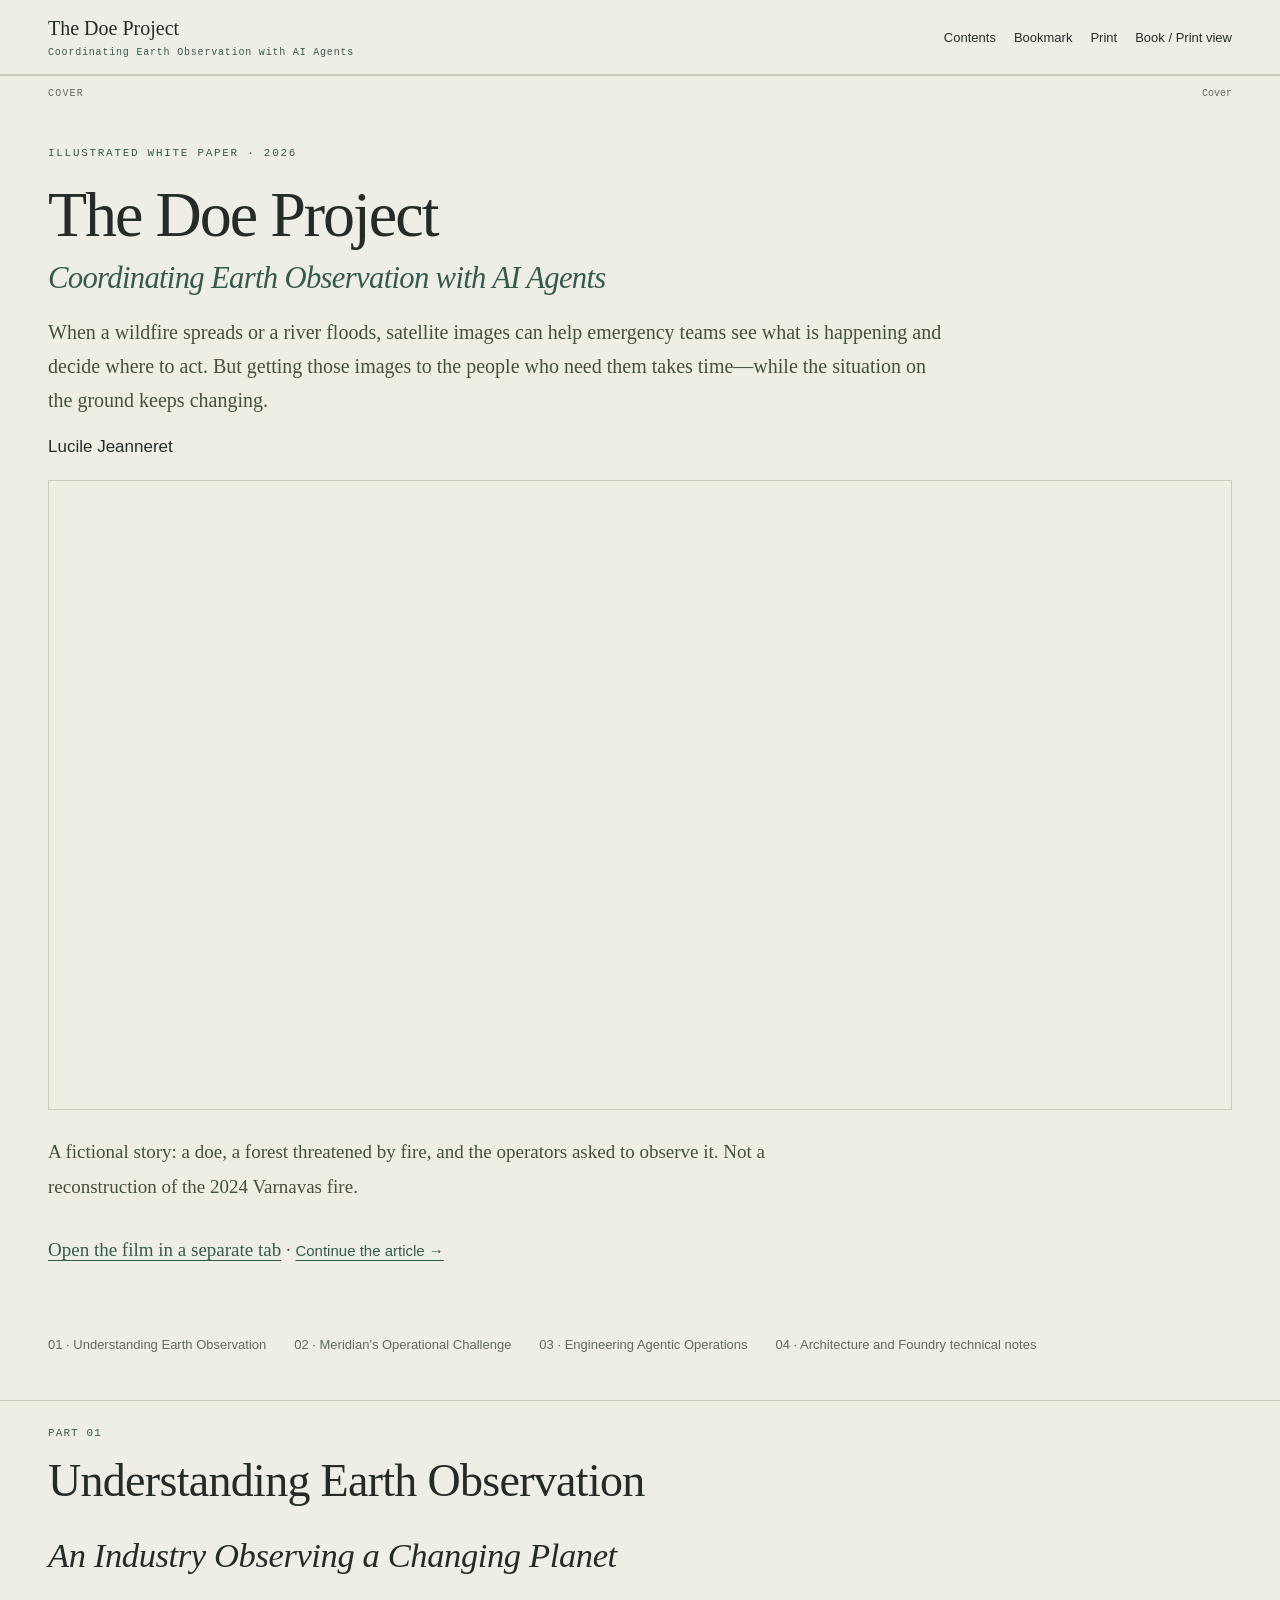
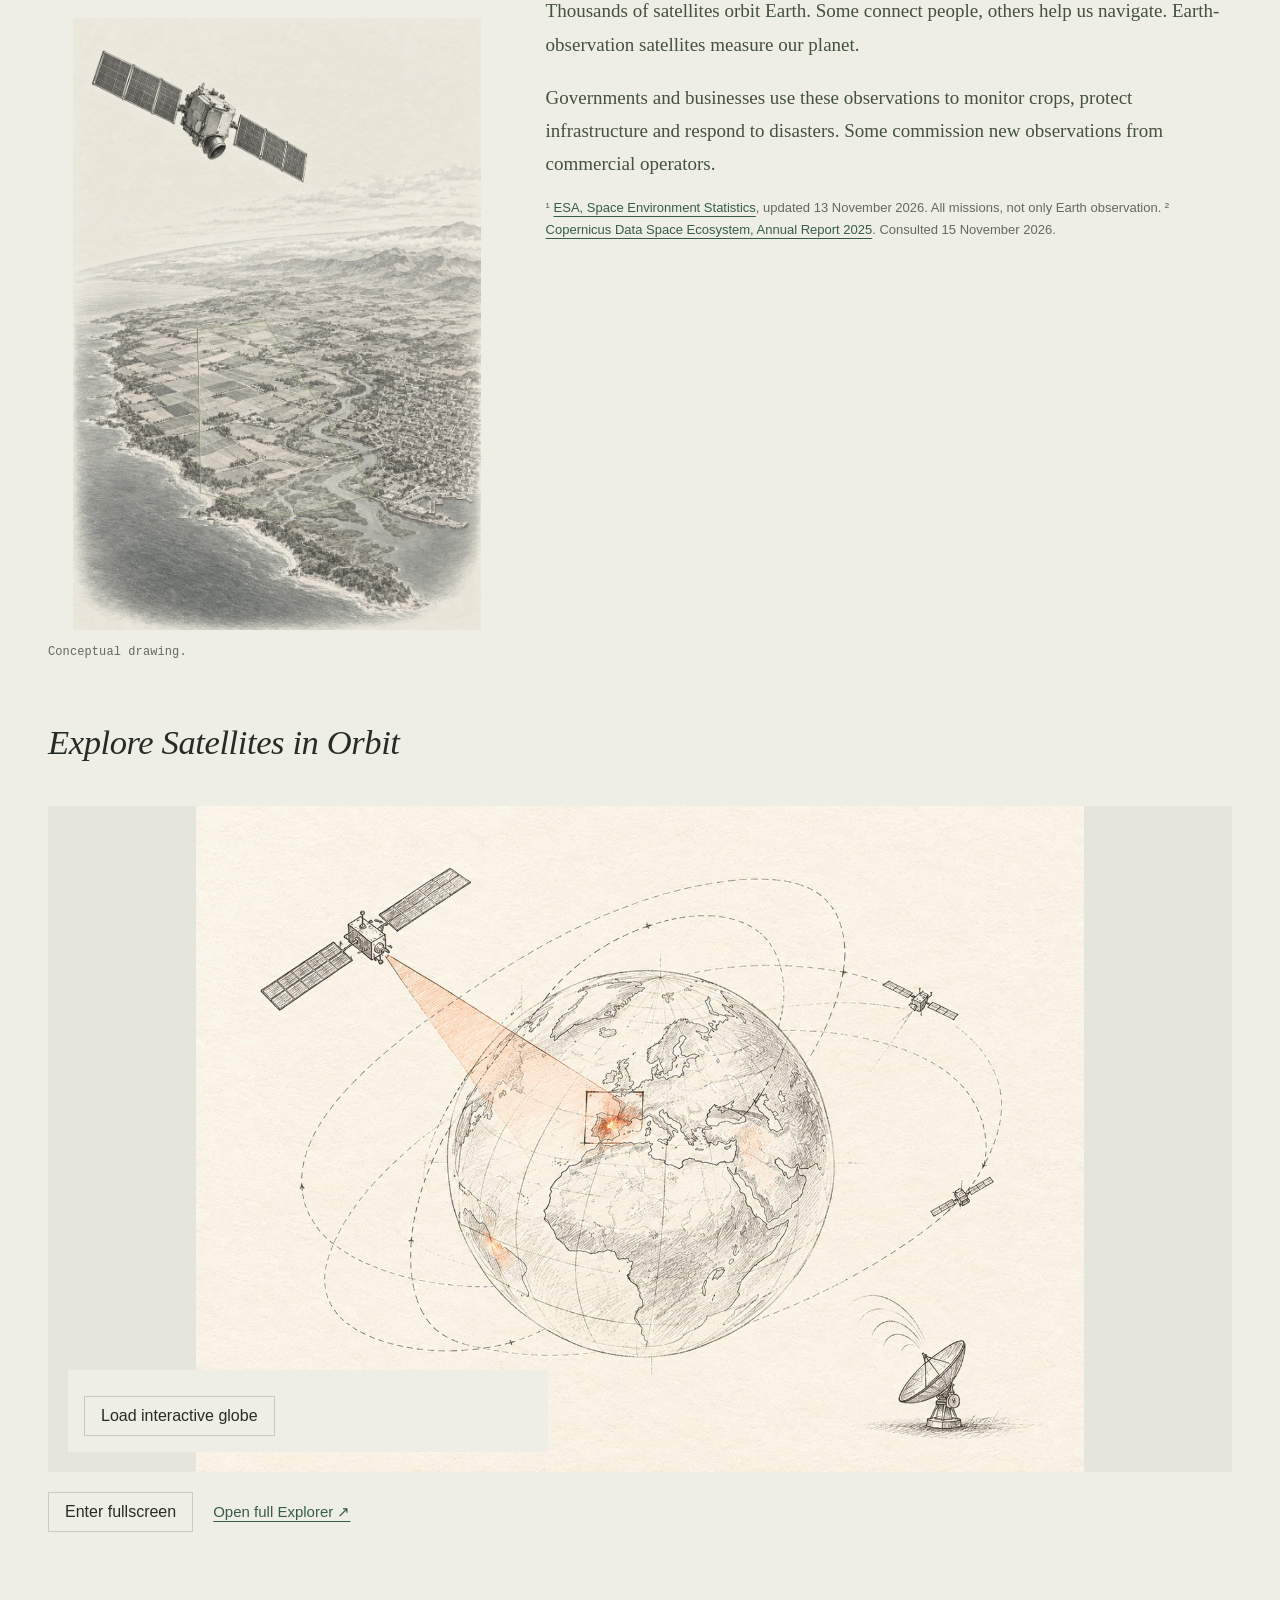
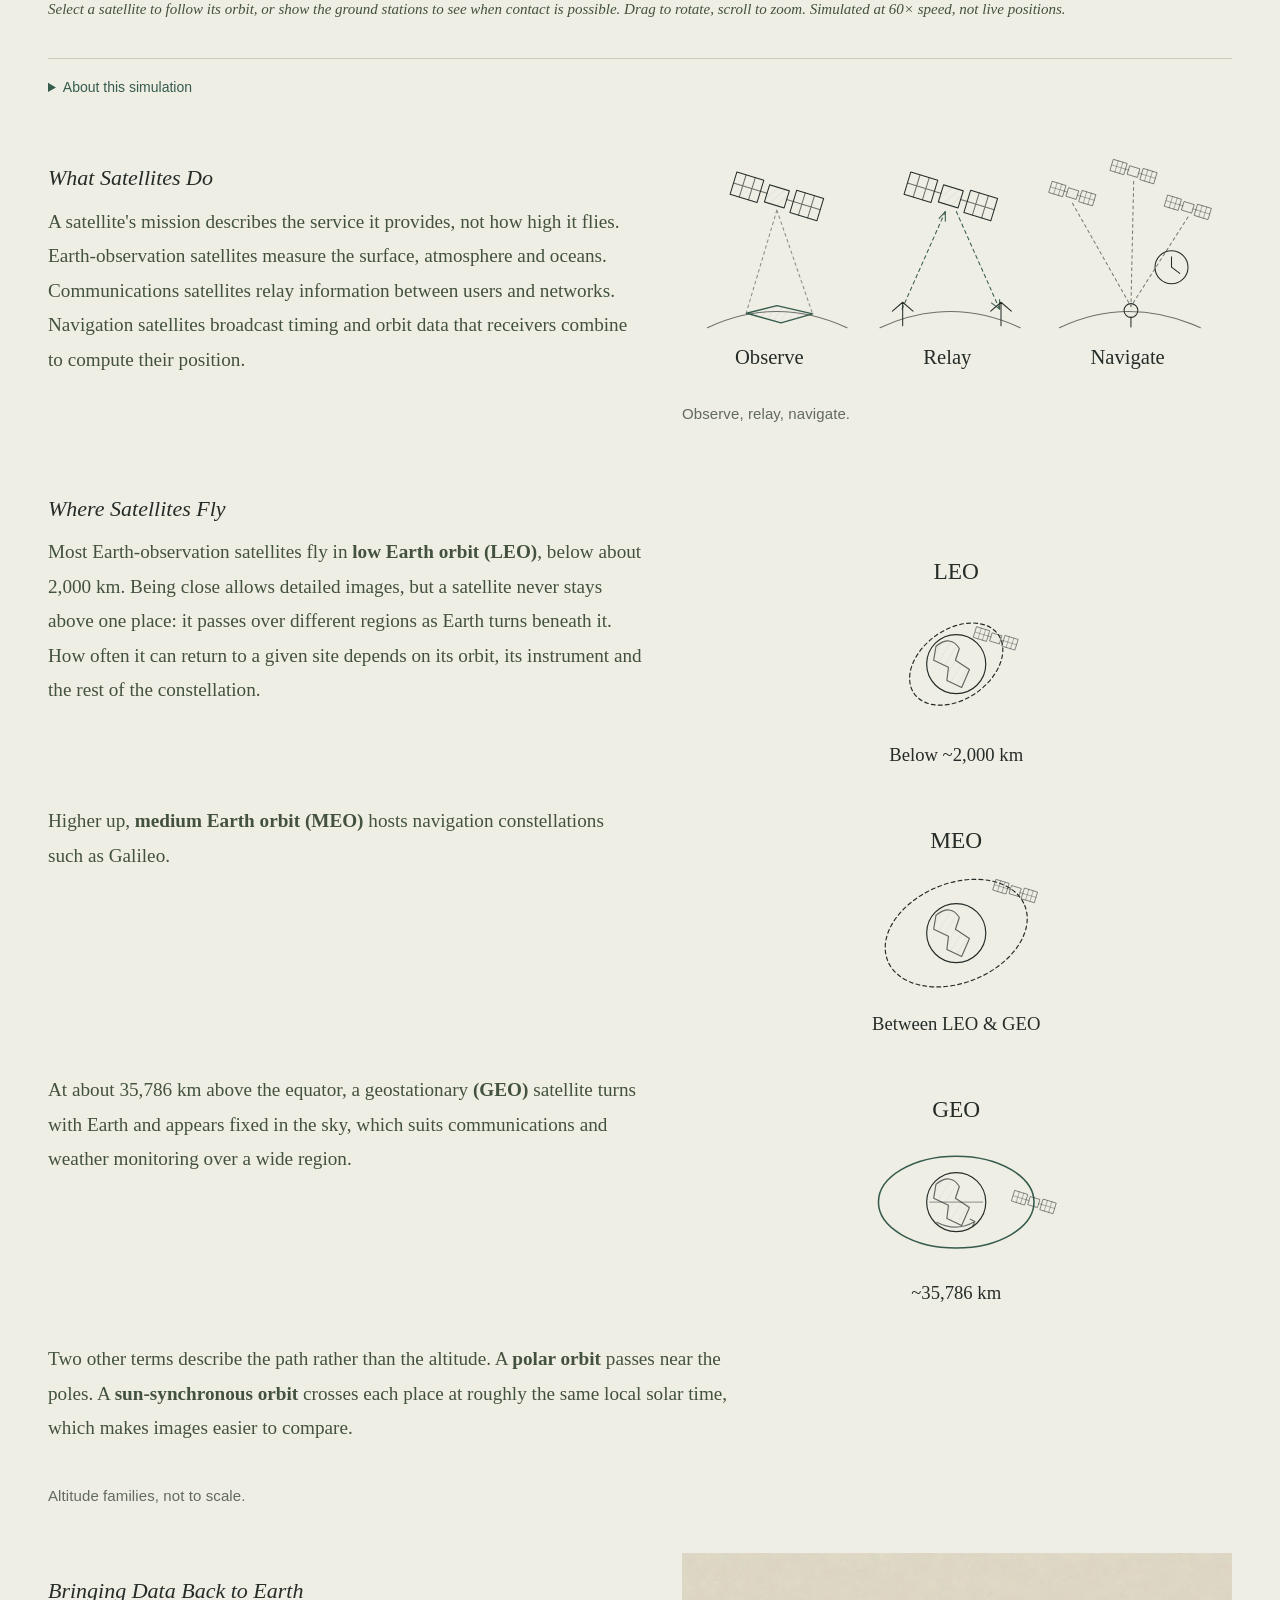
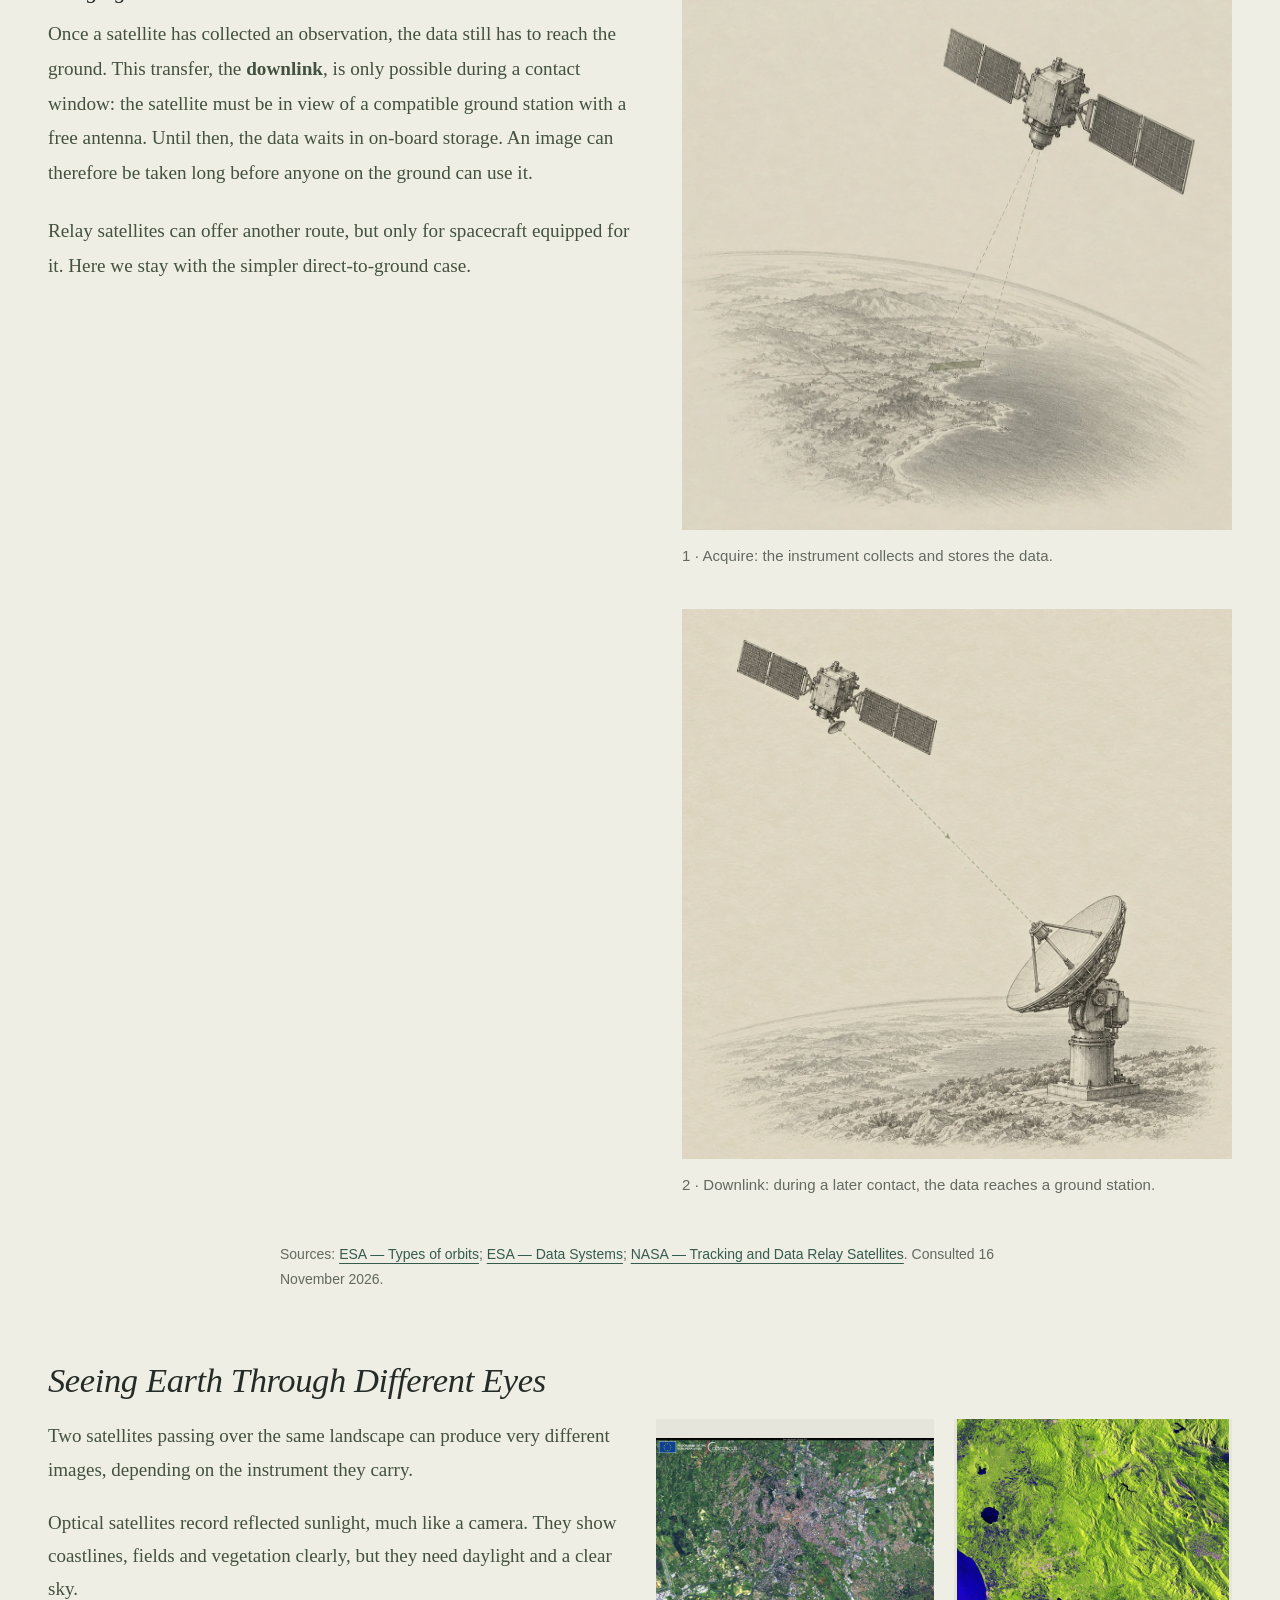
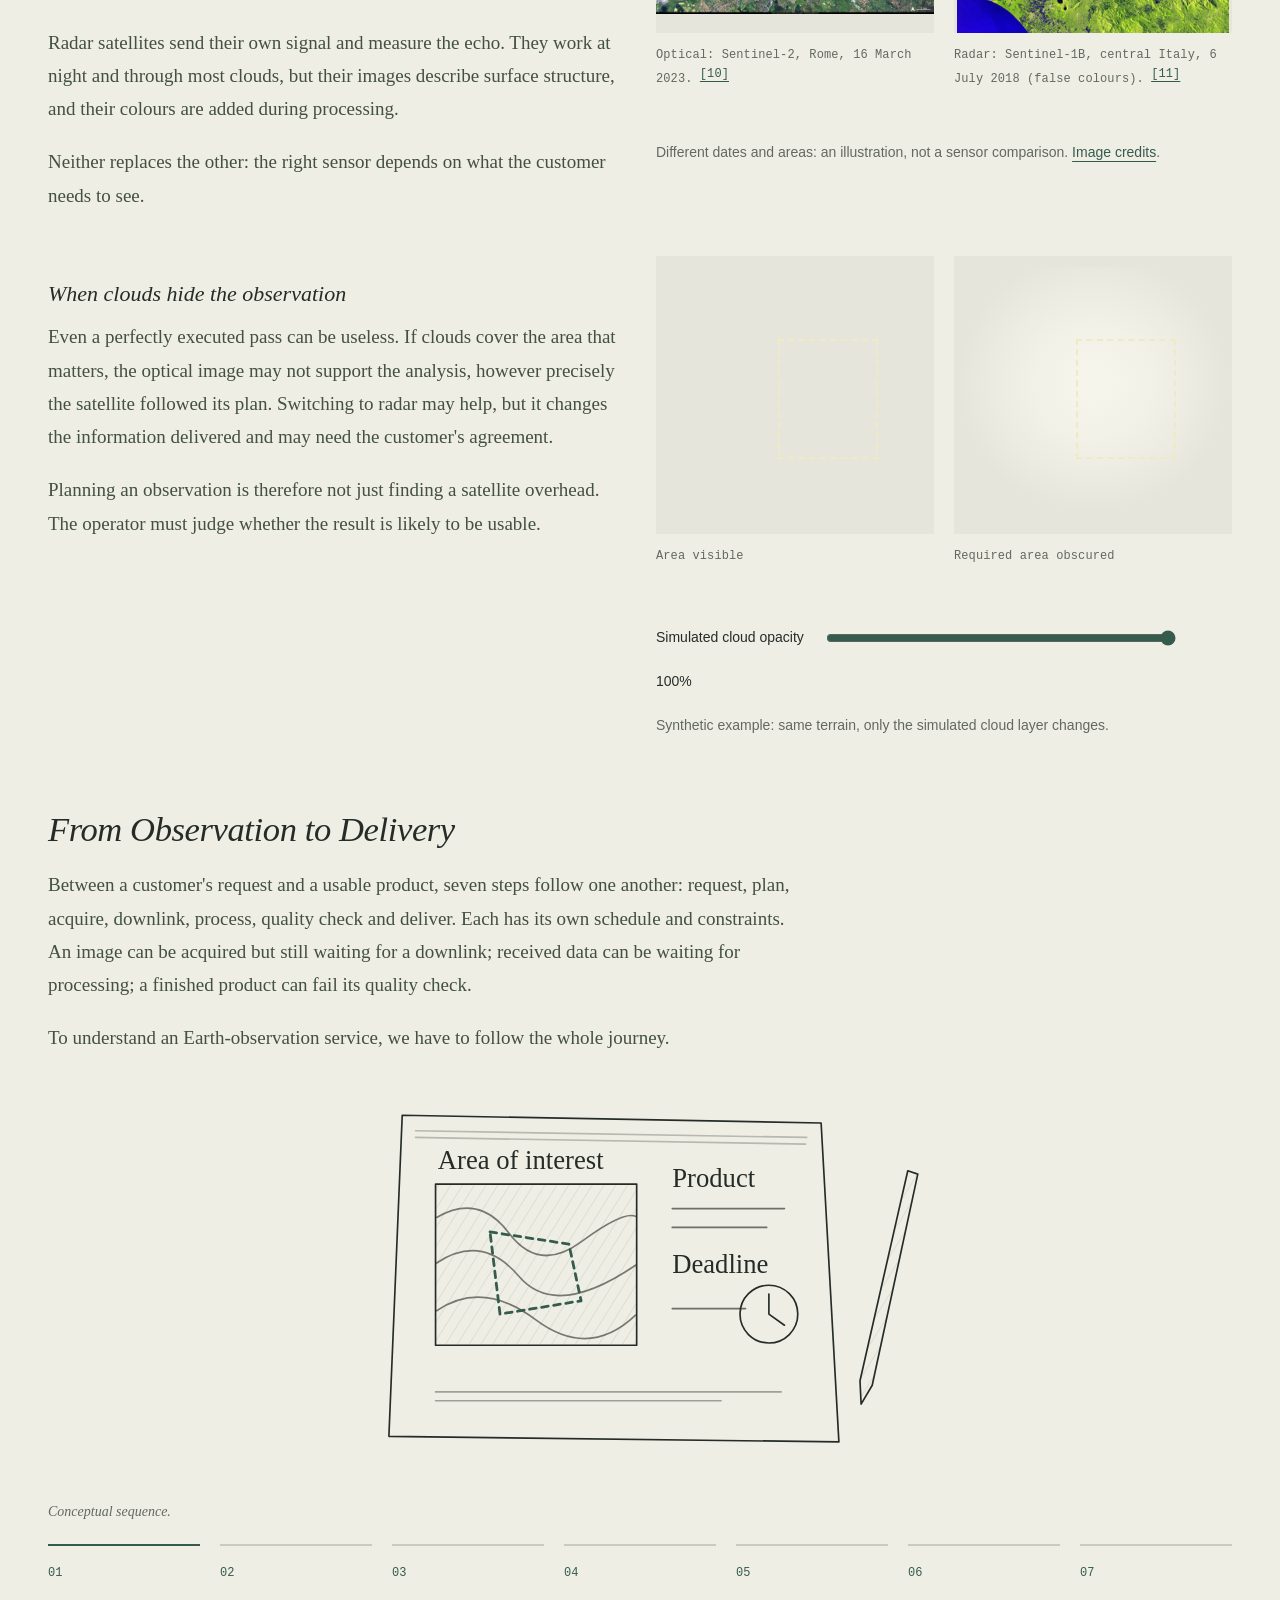
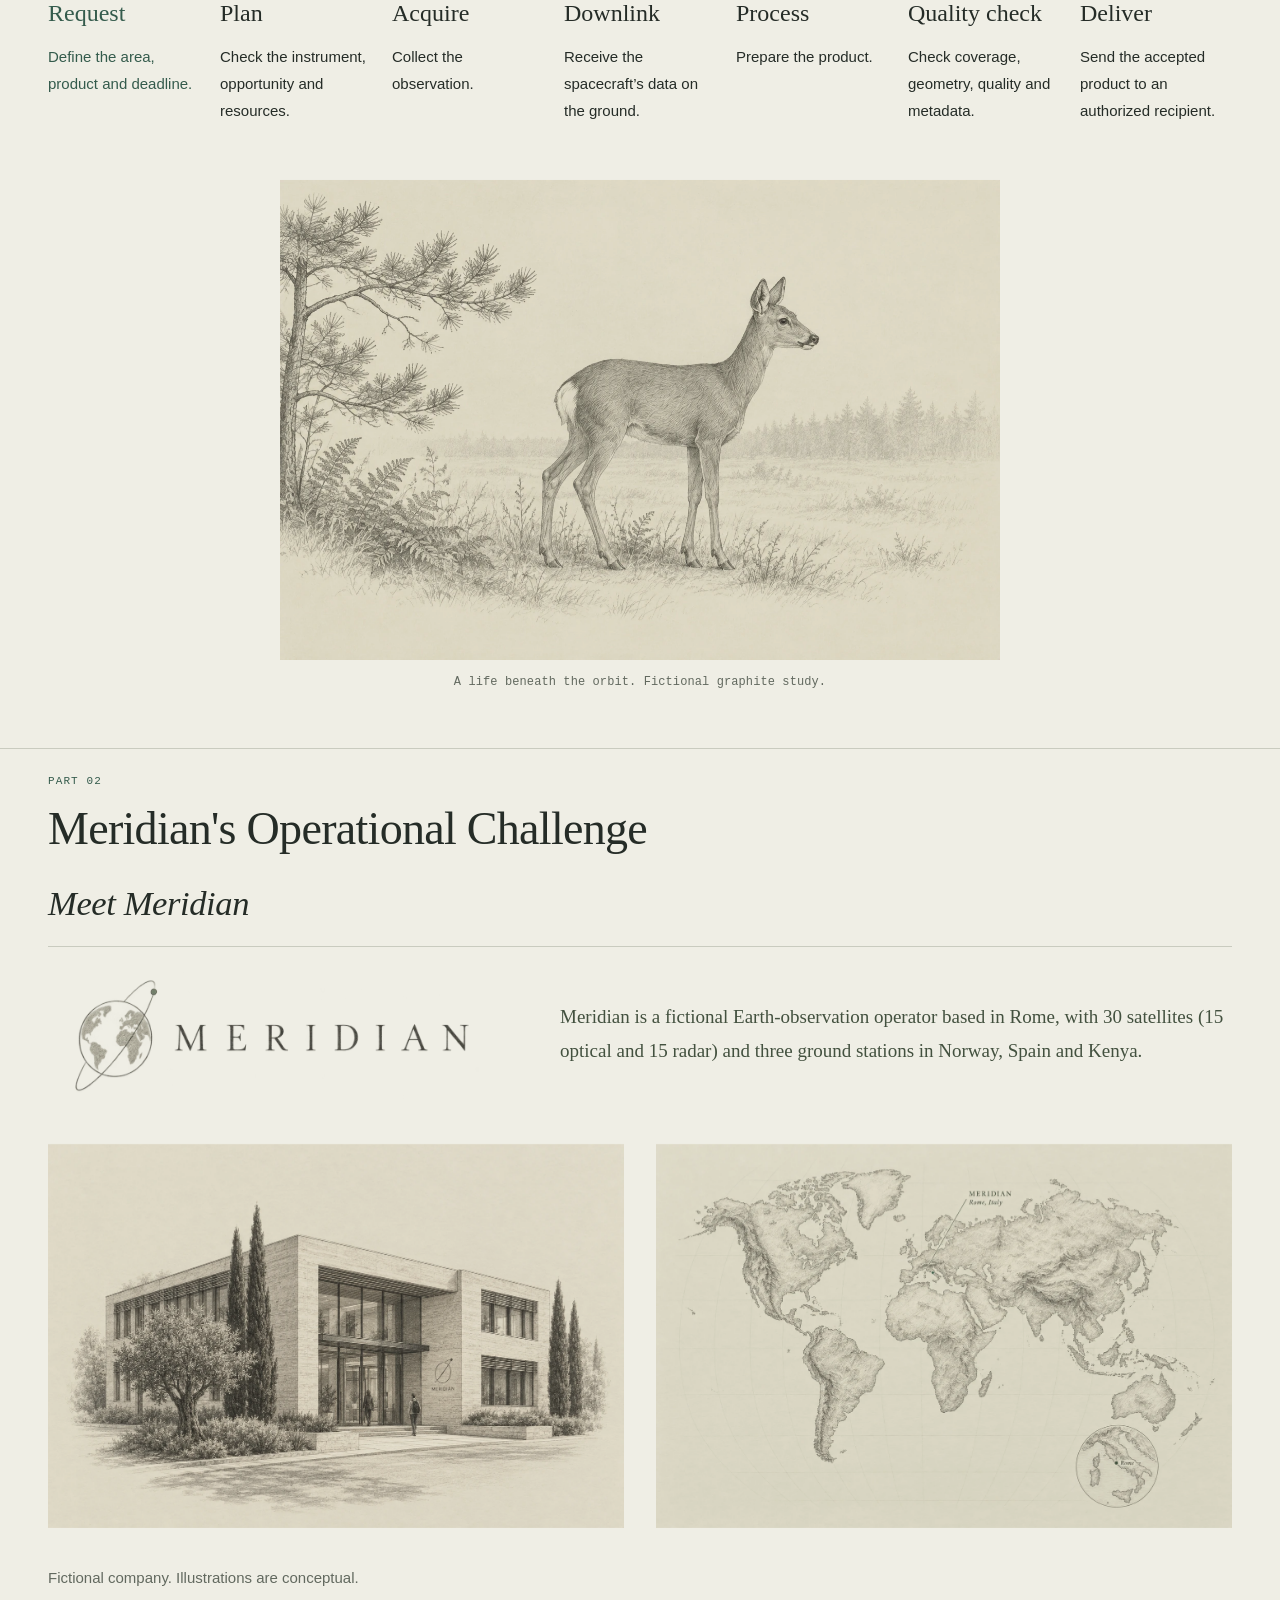
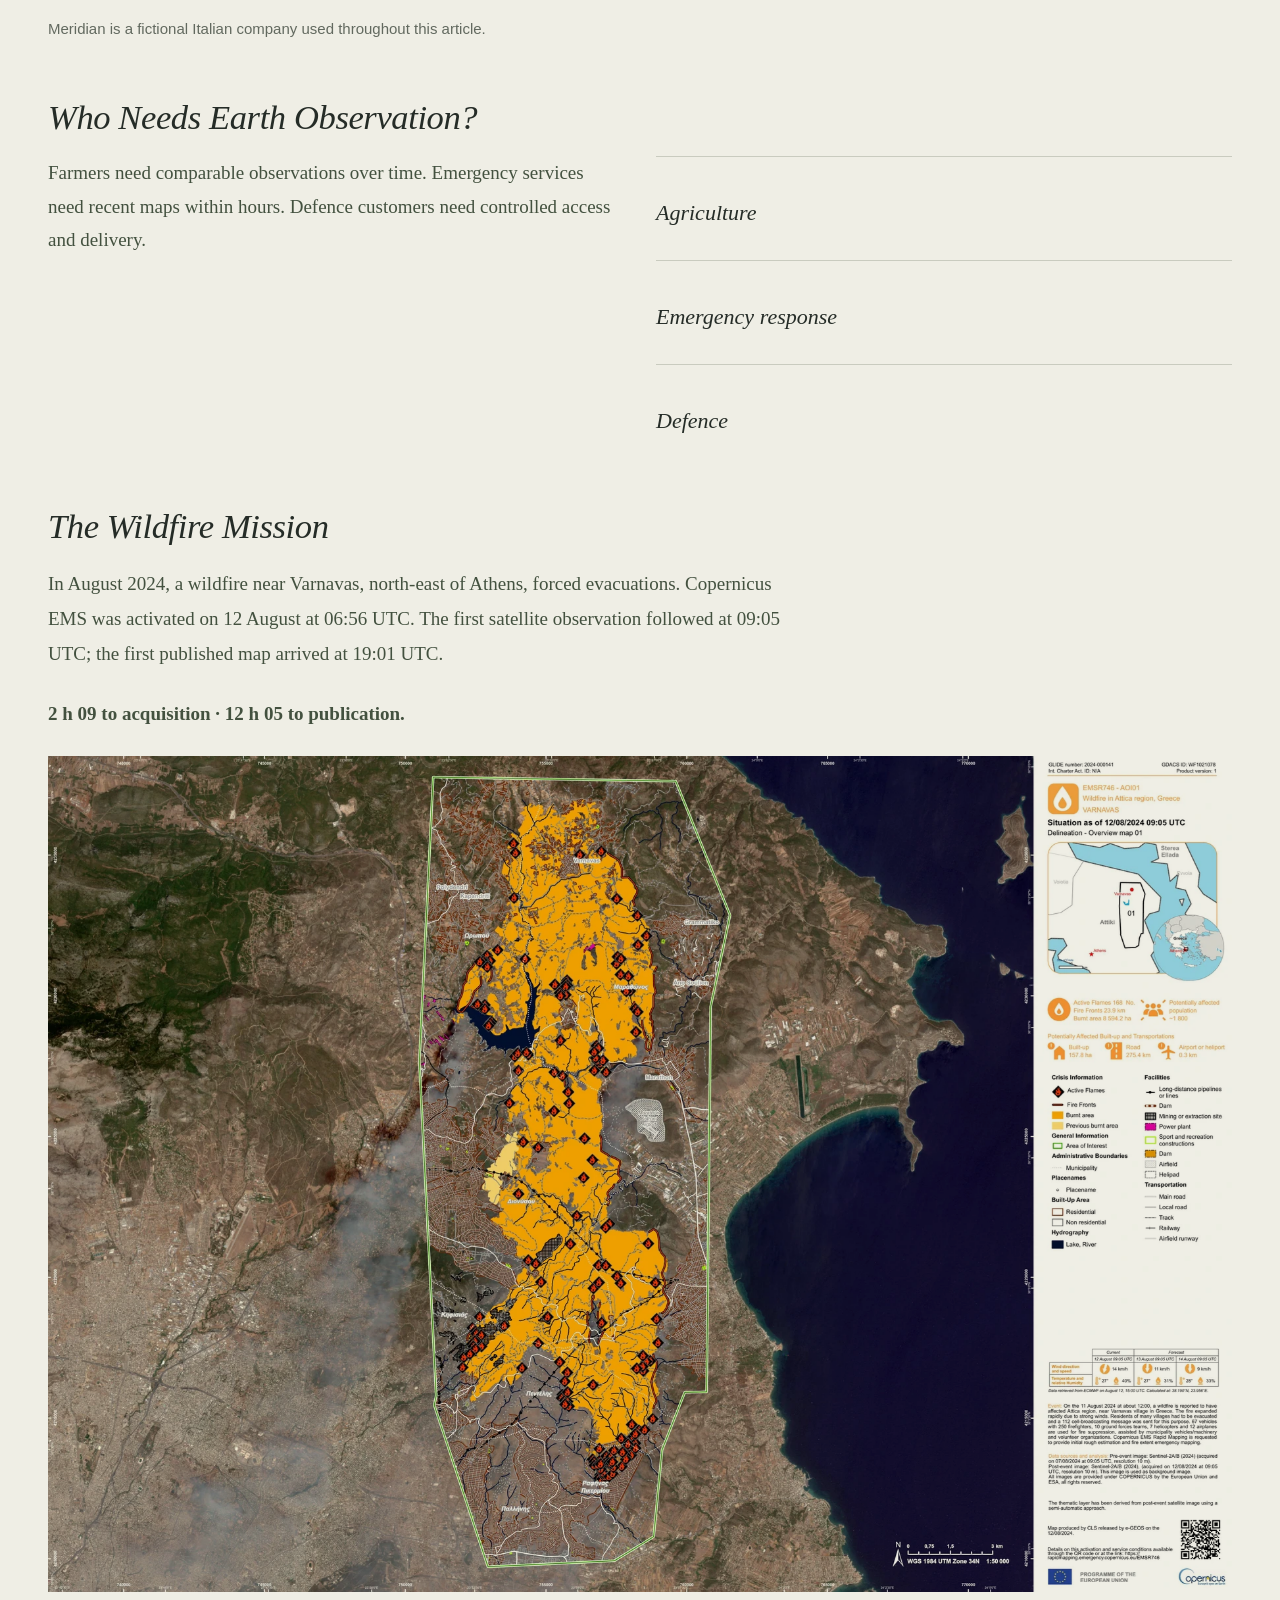
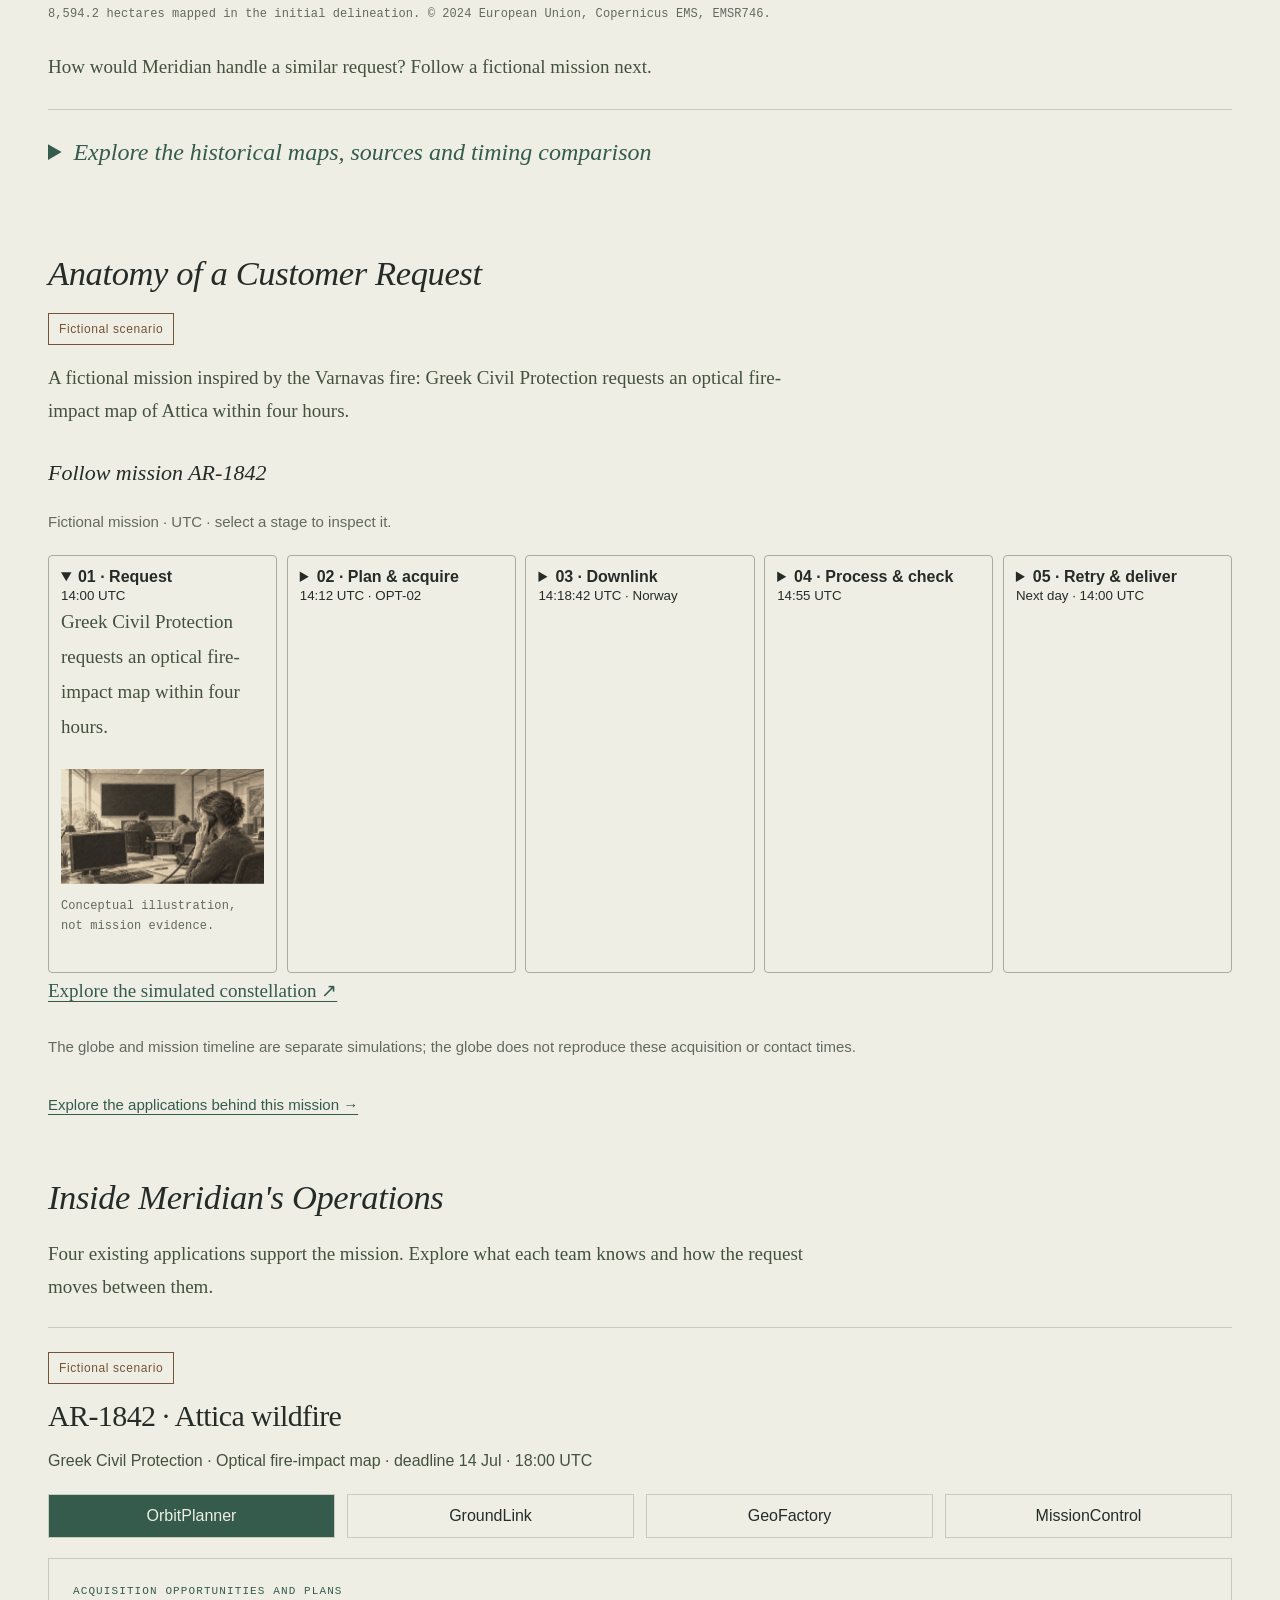
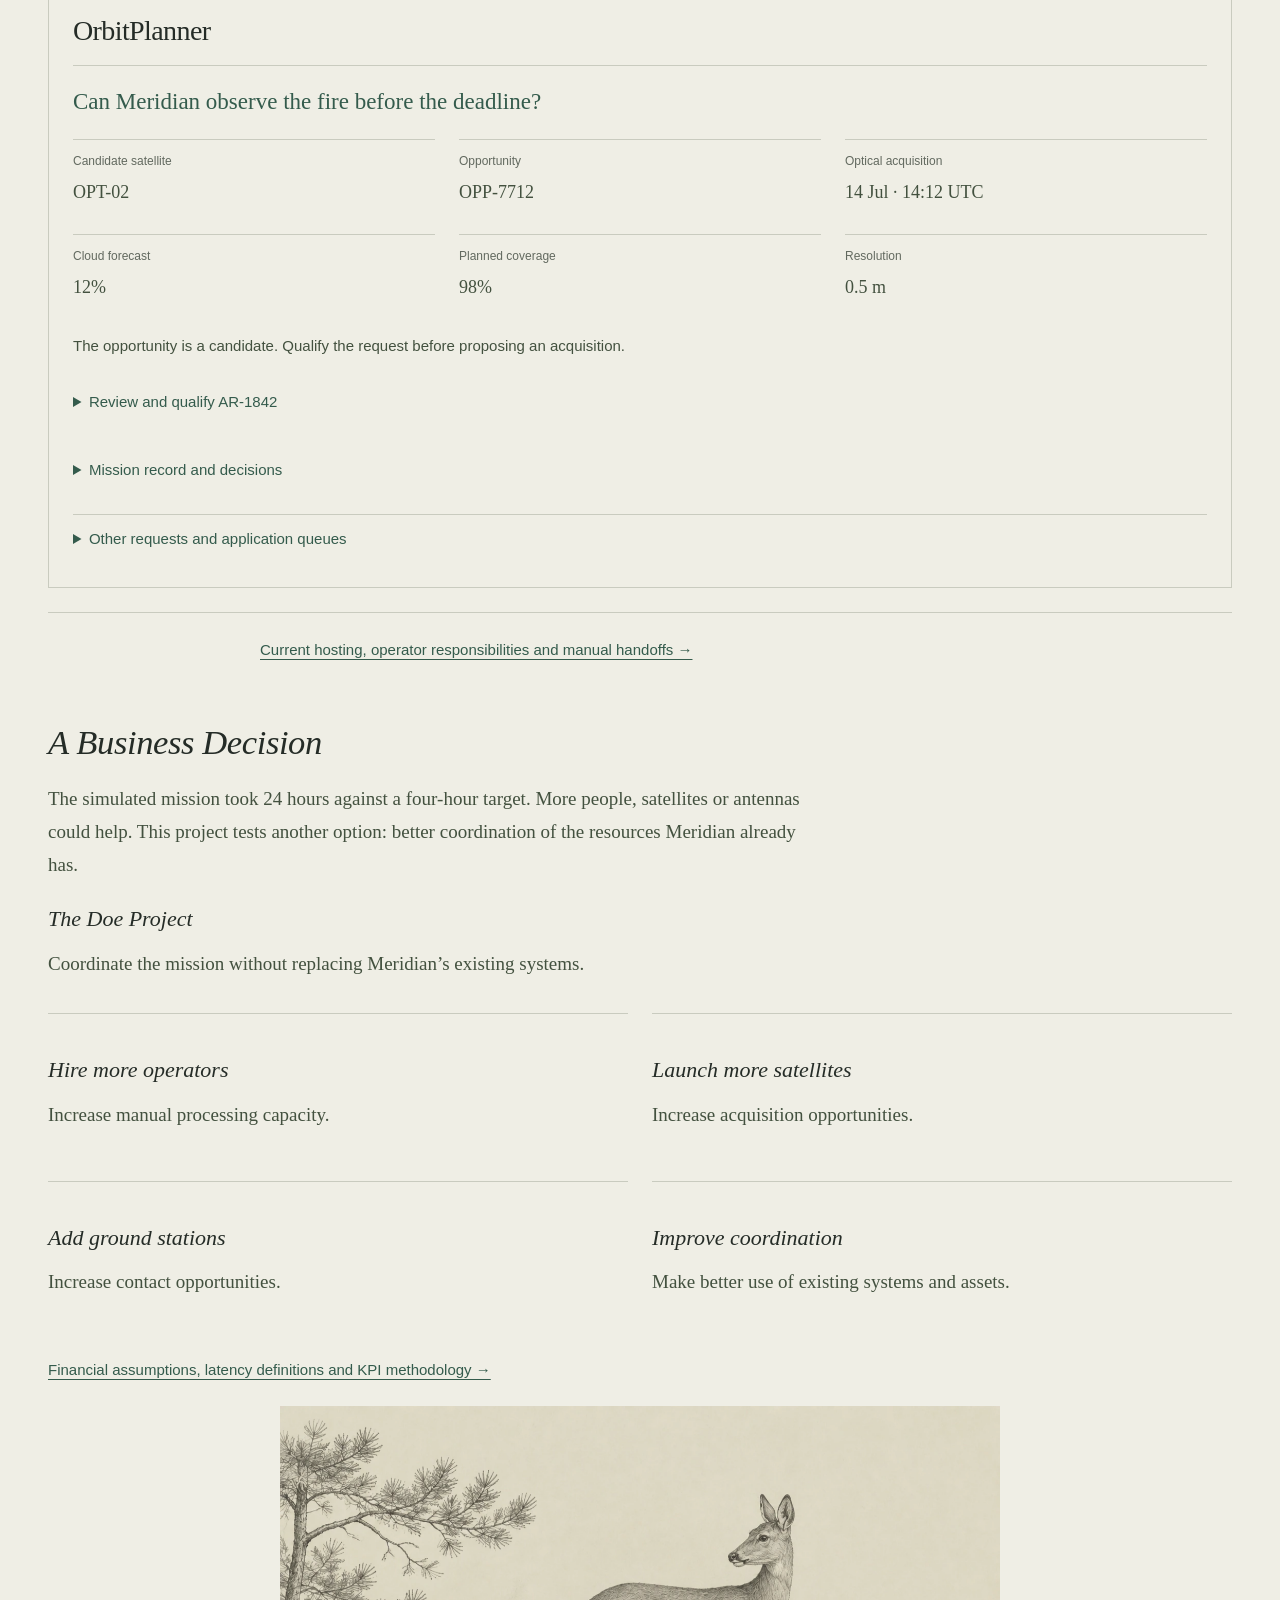
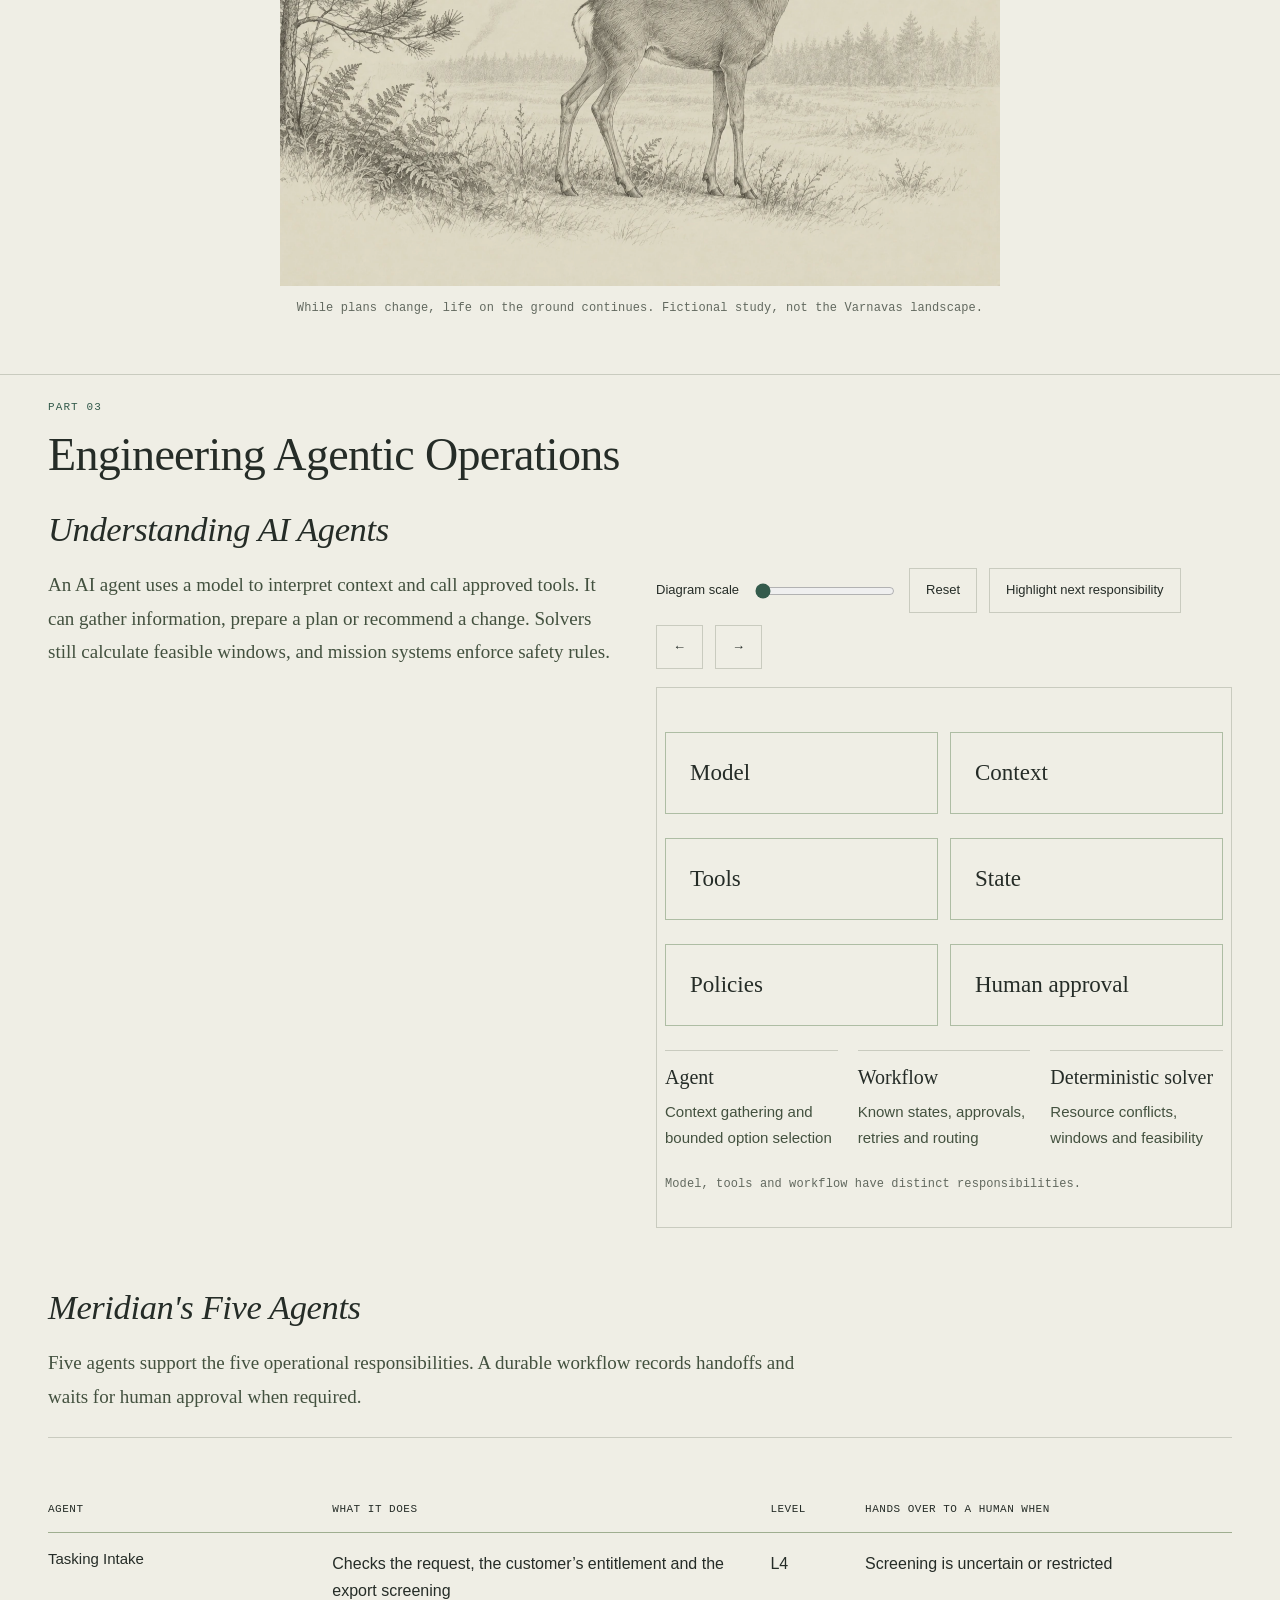
<file: index.html>
<!doctype html>
<html lang="en">
  <head>
    <meta charset="UTF-8">
    <meta name="viewport" content="width=device-width, initial-scale=1">
    <meta name="theme-color" content="#efeee5">
    <meta name="description" content="When a wildfire spreads or a river floods, satellite images can help emergency teams see what is happening and decide where to act. But getting those images to the people who need them takes time—while the situation on the ground keeps changing.">
    <meta name="author" content="Lucile Jeanneret">
    <meta property="og:title" content="The Doe Project — Coordinating Earth Observation with AI Agents">
    <meta property="og:description" content="When a wildfire spreads or a river floods, satellite images can help emergency teams see what is happening and decide where to act. But getting those images to the people who need them takes time—while the situation on the ground keeps changing.">
    <meta property="og:type" content="article">
    <title>The Doe Project — Coordinating Earth Observation with AI Agents</title>
    <link rel="icon" href="data:image/svg+xml,%3Csvg xmlns='http://www.w3.org/2000/svg' viewBox='0 0 64 64'%3E%3Ccircle cx='32' cy='32' r='19' fill='none' stroke='%23345b4c' stroke-width='2'/%3E%3Cellipse cx='32' cy='32' rx='29' ry='9' transform='rotate(-35 32 32)' fill='none' stroke='%23345b4c' stroke-width='2'/%3E%3C/svg%3E">
    <link rel="stylesheet" href="./editorial.css">
    <link rel="stylesheet" href="./mission-widgets.css">
    <script type="module" src="./editorial-reader.js"></script>
  </head>
  <body class="web-reader">
    <a class="skip-link" href="#reading-content">Skip to reading</a>
    <header class="editorial-header">
      <a href="#cover" class="publication-home" aria-label="The Doe Project — cover"><span class="publication-name">The Doe Project</span><span class="publication-short" aria-hidden="true">The Doe Project</span><small>Coordinating Earth Observation with AI Agents</small></a>
      <div class="header-actions">
        <button type="button" id="contents-button" aria-haspopup="dialog" aria-controls="contents-drawer" aria-expanded="false">Contents</button>
        <details id="reader-actions">
          <summary aria-label="Reading tools">Tools</summary>
          <div class="action-list">
            <button type="button" id="bookmark" aria-pressed="false">Bookmark</button>
            <a id="saved-page" hidden>Return to bookmark</a>
            <button type="button" id="print-button">Print</button>
            <a id="book-view" href="./book.html#cover">Book / Print view</a>
          </div>
        </details>
      </div>
      <div class="reading-progress" aria-hidden="true"><div id="progress"></div></div>
    </header>
    <div class="reading-status"><span id="position">ILLUSTRATED WHITE PAPER</span><span id="current-title"></span></div>
    <div id="storage-notice" class="notice" role="status" hidden></div>
    <main id="reading-content" tabindex="-1"><p class="loading-notice" role="status">Loading the white paper…</p></main>
    <dialog id="contents-drawer" aria-labelledby="contents-title">
      <div class="dialog-heading"><h2 id="contents-title">Contents</h2><button type="button" data-close-dialog>Close</button></div>
      <p class="drawer-note" id="contents-summary"></p>
      <nav id="navigation" aria-label="White-paper contents"></nav>
    </dialog>
    <dialog id="definition-dialog" aria-labelledby="definition-title">
      <div class="dialog-heading"><h2 id="definition-title">Definition</h2><button type="button" data-close-dialog>Return to text</button></div>
      <div id="definition-content"></div>
    </dialog>
    <dialog id="image-dialog" aria-labelledby="image-title">
      <div class="dialog-heading"><h2 id="image-title">Inspect the image</h2><button type="button" data-close-dialog>Close</button></div>
      <div class="image-viewport"><img id="inspected-image" alt=""></div>
      <p id="image-caption"></p>
      <a id="image-original" target="_blank" rel="noopener noreferrer">Open original image</a>
    </dialog>
    <p id="announcement" class="sr-only" aria-live="polite"></p>
    <noscript><p class="notice">Enable JavaScript to read this interactive white paper.</p></noscript>
  </body>
</html>
</file>
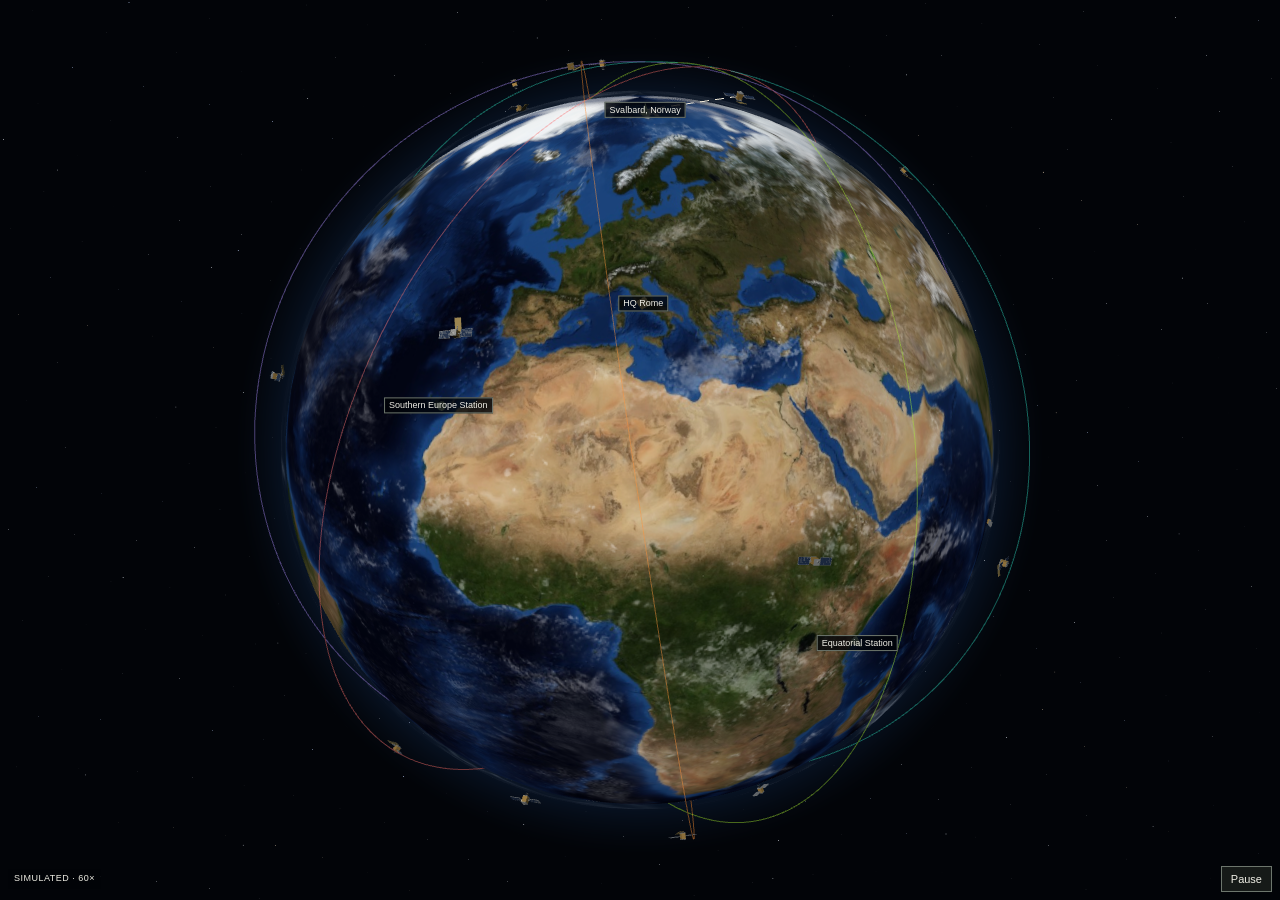
<file: operator-explorer/index.html>
<!doctype html>
<html lang="en">
  <head>
    <meta charset="UTF-8" />
    <meta name="viewport" content="width=device-width, initial-scale=1.0" />
    <title>Meridian constellation — EO Operator Explorer</title>
    <script type="module" crossorigin src="./assets/embed-rwwnqV6U.js"></script>
    <link rel="modulepreload" crossorigin href="./assets/store-CkuOu9gW.js">
    <link rel="stylesheet" crossorigin href="./assets/embed-Cfiyz0QW.css">
  </head>
  <body>
    <main id="globe" tabindex="0" role="img" aria-label="Simulated Meridian constellation. Drag to rotate, scroll to zoom, or use the arrow and plus/minus keys."></main>
    <div class="embed-toolbar">
      <span>SIMULATED · <span id="simulation-time">60×</span></span>
      <button id="playback" type="button" aria-pressed="true">Pause</button>
    </div>
    <p id="embed-status" role="status">Loading the constellation…</p>
  </body>
</html>
</file>
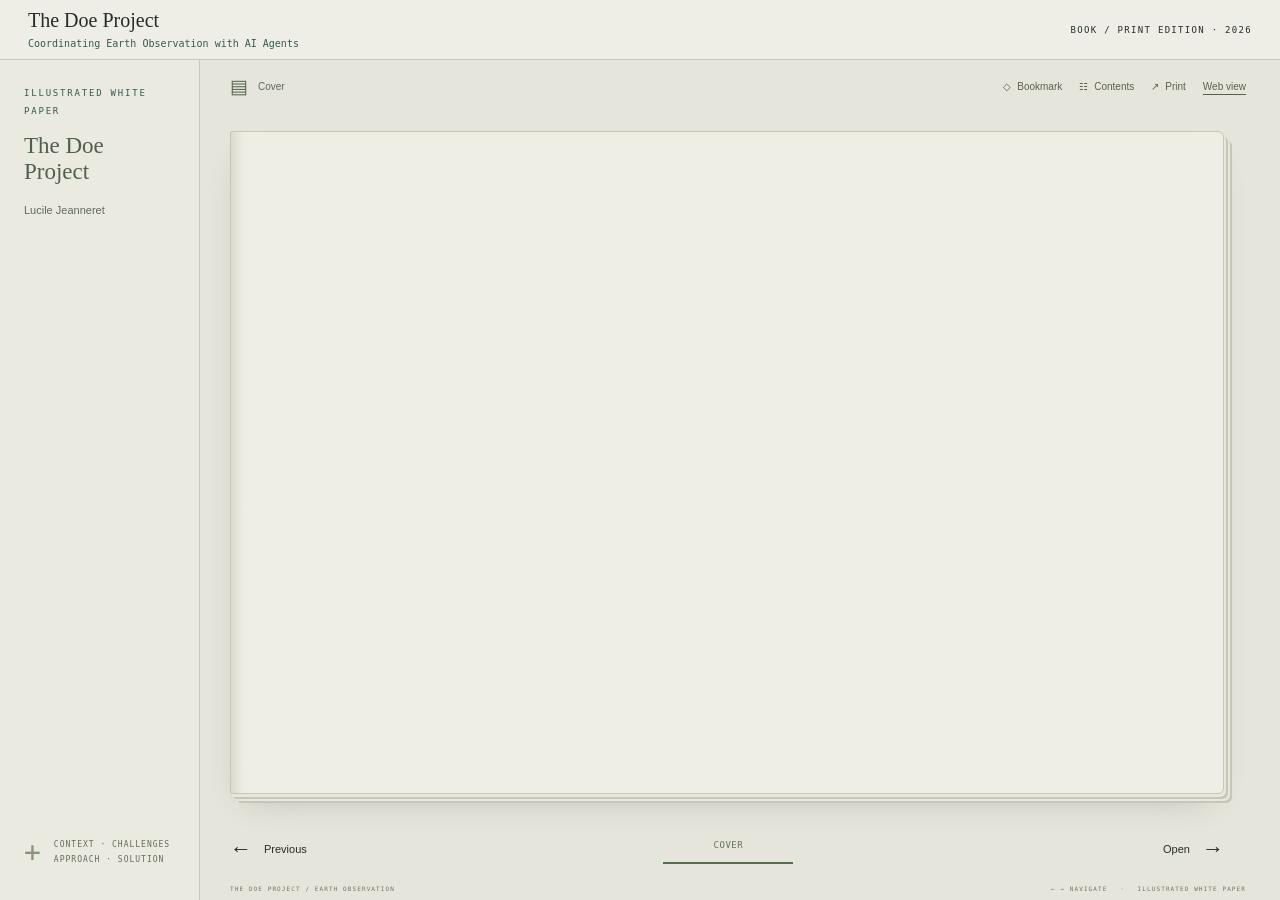
<file: book.html>
<!doctype html>
<html lang="en">
  <head>
    <meta charset="UTF-8">
    <meta name="viewport" content="width=device-width, initial-scale=1">
    <meta name="theme-color" content="#efeee5">
    <meta name="description" content="When a wildfire spreads or a river floods, satellite images can help emergency teams see what is happening and decide where to act. But getting those images to the people who need them takes time—while the situation on the ground keeps changing.">
    <meta name="author" content="Lucile Jeanneret">
    <title>The Doe Project — Coordinating Earth Observation with AI Agents</title>
    <link rel="icon" href="data:image/svg+xml,%3Csvg xmlns='http://www.w3.org/2000/svg' viewBox='0 0 64 64'%3E%3Ccircle cx='32' cy='32' r='19' fill='none' stroke='%23345b4c' stroke-width='2'/%3E%3Cellipse cx='32' cy='32' rx='29' ry='9' transform='rotate(-35 32 32)' fill='none' stroke='%23345b4c' stroke-width='2'/%3E%3C/svg%3E">
    <link rel="stylesheet" href="./styles.css">
    <link rel="stylesheet" href="./mission-widgets.css">
    <script type="module" src="./reader.js"></script>
  </head>
  <body>
    <a class="skip-link" href="#book">Skip to content</a>
    <header class="masthead">
      <a href="#cover" class="publication-home" aria-label="The Doe Project — cover"><span>The Doe Project</span><small>Coordinating Earth Observation with AI Agents</small></a>
      <span class="edition">BOOK / PRINT EDITION · 2026</span>
    </header>
    <div class="workspace">
      <aside class="sidebar" aria-label="Contents navigation">
        <div class="sidebar-intro"><span class="eyebrow">ILLUSTRATED WHITE PAPER</span><p>The Doe<br>Project</p><span class="small-muted">Lucile Jeanneret</span><a id="saved-page" class="saved-page" hidden></a></div>
        <nav id="navigation"></nav>
        <div class="sidebar-bottom"><span class="small-cross">+</span><span>CONTEXT · CHALLENGES<br>APPROACH · SOLUTION</span></div>
      </aside>
      <main class="reader" id="reader">
        <div class="reader-toolbar">
          <div class="breadcrumb"><span class="tiny-book" aria-hidden="true">▤</span><span id="breadcrumb">Cover</span></div>
          <div class="reader-tools">
            <button type="button" class="tool-button" id="bookmark" aria-pressed="false" aria-label="Bookmark this spread">◇ <span>Bookmark</span></button>
            <button type="button" class="tool-button" id="contents-button"><span aria-hidden="true">☷</span> Contents</button>
            <button type="button" class="tool-button" id="print-button"><span aria-hidden="true">↗</span> Print</button>
            <a class="tool-button" id="web-view" href="./">Web view</a>
          </div>
        </div>
        <div id="storage-notice" class="notice" role="status" hidden></div>
        <div class="book-stage">
          <div class="book-shell">
            <article id="book" class="book" tabindex="-1" aria-label="The Doe Project — Coordinating Earth Observation with AI Agents, by Lucile Jeanneret"></article>
            <nav id="chapter-tabs" class="chapter-tabs" aria-label="Part tabs"></nav>
          </div>
        </div>
        <footer class="reader-footer">
          <button type="button" class="page-turn" id="previous" aria-keyshortcuts="ArrowLeft"><span aria-hidden="true">←</span> <span>Previous</span></button>
          <div class="reading-position"><span id="position">COVER</span><div class="progress-track"><div id="progress"></div></div></div>
          <button type="button" class="page-turn" id="next" aria-keyshortcuts="ArrowRight"><span id="next-label">Open</span> <span aria-hidden="true">→</span></button>
        </footer>
        <div class="desk-caption"><span>THE DOE PROJECT / EARTH OBSERVATION</span><span>← → NAVIGATE <span class="caption-separator">·</span> ILLUSTRATED WHITE PAPER</span></div>
      </main>
    </div>
    <dialog id="definition-dialog" class="definition-dialog" aria-label="Term definition">
      <div id="definition-content"></div>
      <button type="button" id="close-definition" class="text-button">Return to text <span aria-hidden="true">↩</span></button>
    </dialog>
    <p id="announcement" class="sr-only" aria-live="polite"></p>
    <noscript><p class="notice">Enable JavaScript to read the white paper.</p></noscript>
  </body>
</html>
</file>
<file: editorial.css>
@import url('./tokens.css');
@import url('./attica-timeline.css');

*{box-sizing:border-box}
html{scroll-padding-top:0}
body{margin:0;background:var(--paper);--article-width:1280px;--article-gutter:clamp(24px,4vw,48px);--prose-width:760px}
button,input,a,summary{-webkit-tap-highlight-color:transparent}
button,input{font:inherit;color:inherit}
button{cursor:pointer;border:1px solid var(--line);background:transparent;padding:10px 16px}
a{color:var(--green);text-underline-offset:4px}
button:focus-visible,a:focus-visible,input:focus-visible,summary:focus-visible,[tabindex]:focus-visible{outline:2px solid var(--green);outline-offset:5px}
[hidden]{display:none!important}
.sr-only{position:absolute;width:1px;height:1px;padding:0;overflow:hidden;clip:rect(0,0,0,0);white-space:nowrap}
.skip-link{position:fixed;top:8px;left:12px;z-index:20;padding:12px;background:var(--green);color:var(--paper);transform:translateY(-180%)}
.skip-link:focus{transform:none}
.editorial-header{position:sticky;top:0;z-index:10;display:flex;align-items:center;justify-content:space-between;gap:24px;min-height:76px;padding:12px clamp(20px,4vw,64px);background:var(--paper);border-bottom:1px solid var(--line)}
.publication-home{display:block;min-width:0;color:var(--ink);text-decoration:none;font:20px/1.2 var(--serif)}
.publication-home small{display:block;margin-top:5px;font:10px/1.5 Consolas,monospace;letter-spacing:.8px;color:var(--green)}
@media(max-width:620px){.publication-home small{display:none}}
.publication-short{display:none}
.header-actions,.action-list{display:flex;align-items:center;gap:18px}
.header-actions button,.action-list a{display:inline-flex;align-items:center;min-height:44px;font-size:13px;padding:10px 0;border:0;text-decoration:none;color:var(--ink);white-space:nowrap}
.header-actions button:hover,.action-list a:hover{color:var(--green);text-decoration:underline}
.header-actions button[aria-pressed="true"]{color:var(--green);font-weight:700}
#saved-page{font-size:12px}
#reader-actions>summary{display:none}
.reading-progress{position:absolute;bottom:-1px;left:0;right:0;height:2px;background:var(--line)}
#progress{height:100%;width:0;background:var(--green)}
.reading-status{position:sticky;top:76px;z-index:9;margin:0;padding:10px clamp(24px,5vw,80px);display:flex;gap:20px;justify-content:space-between;font:10px/1.6 Consolas,monospace;letter-spacing:1.2px;color:var(--muted);background:var(--paper)}
#current-title{max-width:65%;text-align:right;letter-spacing:0}
.notice,.loading-notice{margin:24px auto;max-width:760px;padding:18px;border:1px solid #bba37d;color:#705336;font-size:16px;line-height:1.7}
#reading-content:focus{outline:none}
.hero{max-width:1500px;margin:auto;min-height:calc(100svh - 112px);display:grid;grid-template-columns:1fr 1.05fr;align-items:center;gap:48px;padding:52px clamp(24px,5vw,80px) 64px;scroll-margin-top:122px}
.hero-copy{position:relative;z-index:1}
.hero .eyebrow{font:11px/1.7 Consolas,monospace;letter-spacing:1.7px;color:var(--green);margin:0}
.hero h1{font:clamp(48px,5.1vw,78px)/1.05 var(--serif);font-weight:400;letter-spacing:-2px;margin:28px 0}
.hero h1 em{display:block;font-size:.65em;line-height:1.2;margin-top:18px;color:var(--green);font-weight:400;letter-spacing:-.7px}
.hero-copy>p{max-width:510px;font:20px/1.7 var(--serif);color:#43513f;margin:0 0 24px}
.hero-copy>.publication-byline{font:17px/1.6 "Segoe UI",Arial,sans-serif;color:var(--ink);margin:28px 0 18px}
.sequence-body .publication-byline{font:18px/1.6 "Segoe UI",Arial,sans-serif;color:var(--ink)}
.begin-reading{display:inline-flex;gap:24px;background:var(--green);color:var(--paper);padding:16px 24px;text-decoration:none;font-size:15px;margin-top:12px}
.begin-reading:hover{background:#264839}
.start-reading{display:inline-flex;align-items:center;gap:12px;min-height:44px;font:15px/1.5 "Segoe UI",Arial,sans-serif}
#trailer{padding-top:12px;border-top:0}
#trailer .mission-intro-slot{scroll-margin-top:128px}
#trailer .mission-intro>p{max-width:var(--prose-width)}
.hero-art img{display:block;width:100%;height:auto;max-height:76svh;object-fit:contain;mix-blend-mode:multiply}
.sequence{max-width:1280px;margin:auto;padding:96px 32px 80px;border-top:1px solid var(--line);scroll-margin-top:122px}
.part-page{scroll-margin-top:112px}
.reading-part-header{max-width:1280px;margin:auto;padding:48px 32px 32px}
.reading-part-header>.eyebrow{margin:0}
.part-title{font:clamp(32px,3.8vw,46px)/1.15 var(--serif);font-weight:400;letter-spacing:-.7px;margin:12px 0 0}
.part-switcher{display:flex;flex-wrap:wrap;gap:12px 28px;border-bottom:1px solid var(--line);padding-bottom:22px}
.part-switcher a{font:13px/1.7 "Segoe UI",Arial,sans-serif;text-decoration:none;color:var(--muted)}
.part-switcher a:hover{text-decoration:underline}
.part-switcher a[aria-current="location"]{color:var(--green);font-weight:600;text-decoration:underline}
.part-page>.sequence{border-top:0;padding-block:40px 48px}
.sequence-header,.sequence-prose{max-width:720px;margin-inline:auto}
.sequence-heading{font:clamp(36px,4vw,58px)/1.12 var(--serif);font-weight:400;letter-spacing:-1.1px;margin:18px 0 40px}
.part-page .sequence-heading{font-size:clamp(28px,2.7vw,38px);font-style:italic;letter-spacing:-.4px;margin:0 0 28px}
.sequence-kicker{font:11px/1.7 Consolas,monospace;letter-spacing:1.7px;color:var(--green)}
.chapter-title{font:14px/1.7 var(--serif);color:var(--muted);margin:10px 0}
.sequence-body p{font:19px/1.85 var(--serif);color:#43513f;margin:0 0 25px}
.sequence-body .lead{font-size:24px;line-height:1.65}
.sequence-body h3{font:clamp(27px,3vw,39px)/1.15 var(--serif);font-weight:400;letter-spacing:-.6px;margin:30px 0 22px}
.sequence-body h3 em{color:var(--green);font-weight:400}
.sequence-body h4{font:26px/1.3 var(--serif);font-weight:400;margin:24px 0 12px}
.part-page h4.prose-heading{font-size:clamp(23px,2.2vw,28px)}
.part-page h5.prose-heading{font:italic 22px/1.3 var(--serif);margin:24px 0 12px}
.part-page .prose-heading,.part-page .supporting-note>summary{font-style:italic}
.part-page .technical-heading{font:italic clamp(28px,2.7vw,36px)/1.2 var(--serif);margin:0 0 24px}
.technical-subsection{display:flow-root}
.technical-subsection+.technical-subsection{border-top:1px solid var(--line);margin-top:36px;padding-top:32px}
.technical-copy::after{content:"";display:block;clear:both}
.technical-copy p,.technical-copy .agent-card{max-width:var(--prose-width)}
.technical-copy .technical-art{float:right;position:sticky;top:128px;width:32%;max-width:340px;margin:0 0 24px 36px!important}
.technical-copy .technical-art img{max-height:300px}
.technical-copy>.diagram-shell,.technical-copy>.table-scroll{clear:both}
.section-label,.eyebrow{display:block;font:11px/1.6 Consolas,monospace;letter-spacing:1.1px;text-transform:uppercase;color:var(--green);margin:28px 0 12px}
.sequence-body figure{margin:40px 0}
.sequence-body .doe-vignette{width:100%;max-width:720px;margin:40px auto 16px;break-inside:avoid}
.sequence-body .doe-vignette img{width:100%;height:auto;max-height:none;object-fit:contain}
.sequence-body .doe-vignette figcaption{text-align:center}
.mission-intro-slot{position:relative;width:100%;margin:24px 0}
.mission-intro-slot iframe{display:block;width:100%;height:clamp(420px,70svh,800px);border:1px solid var(--line);background:var(--paper)}
.mission-intro-slot [data-mission-intro-start]{min-height:44px;padding:12px 20px}
.mission-intro-slot [data-mission-intro-status]{font:14px/1.7 "Segoe UI",Arial,sans-serif}
.mission-intro-slot[data-mission-intro-featured]{min-height:clamp(420px,70svh,800px);margin-top:0}
.mission-intro-slot[data-mission-intro-featured] iframe{height:clamp(420px,70svh,800px)}
.mission-intro-slot[data-mission-intro-featured] [data-mission-intro-status]{margin:12px 0}
.mission-intro-slot[data-state="loading"] [data-mission-intro-status]{position:absolute;inset:20px auto auto 20px;max-width:calc(100% - 40px);padding:10px 16px;background:var(--paper);pointer-events:none}
@media print{.mission-intro-slot{display:none!important}}
.sequence-body img{display:block;width:100%;height:auto;object-fit:contain}
.sequence-body figure:not(.sensor-plate):not(.comparison-plate) img{mix-blend-mode:multiply}
.sequence-body figcaption{font:12px/1.7 Consolas,monospace;letter-spacing:.1px;color:var(--muted);margin:16px 0 28px}
.sequence-body figcaption strong,.sequence-body figcaption span{display:block;margin-top:7px}
#wildfire .attica-map img{mix-blend-mode:normal}
#wildfire .sequence-prose{max-width:none}
#wildfire .manuscript-prose,.attica-copy,.attica-history>p{max-width:720px}
.attica-timeline-chapter,.attica-what-if{margin-top:64px}
.attica-history>.prose-heading,.attica-timeline-chapter>.prose-heading,.attica-what-if .prose-heading{font-size:clamp(26px,3vw,36px)}
.sequence-body .attica-evidence-label{font:14px/1.8 "Segoe UI",Arial,sans-serif;color:var(--green);padding:16px 20px;border-left:3px solid var(--green)}
.sequence-body .attica-chart figcaption{font:15px/1.8 "Segoe UI",Arial,sans-serif}
.attica-map-grid{display:grid;grid-template-columns:repeat(2,minmax(0,1fr));gap:32px}
.attica-map-grid figure{margin:24px 0}
.attica-additional-maps{margin:24px 0 48px}
.attica-additional-maps summary{cursor:pointer;color:var(--green);font:16px/1.8 "Segoe UI",Arial,sans-serif}
@media(max-width:800px){.attica-map-grid{grid-template-columns:1fr;gap:0}}
.sequence-body .opening-sources{display:block;margin-top:16px;font:13px/1.7 "Segoe UI",Arial,sans-serif;color:var(--muted)}
#orbital-network .manuscript-prose{max-width:none}
#orbital-network .manuscript-prose p{font-size:15px;line-height:1.75;margin:16px 0}
#orbital-network .explorer-explanation{margin-top:40px}
#orbital-network .explorer-explanation .manuscript-prose{max-width:720px}
#orbital-network .explorer-explanation p{font:clamp(18px,1.5vw,20px)/1.8 var(--serif);margin:0 0 24px}
#orbital-network .orbital-concept-figure{margin:32px 0 48px;break-inside:avoid}
.web-reader .orbital-concept-figure>svg{max-height:420px}
.orbital-concept-figure figcaption{font:15px/1.8 "Segoe UI",Arial,sans-serif;color:var(--muted);margin-top:16px}
.orbital-data-journey{display:grid;grid-template-columns:repeat(2,minmax(0,1fr));gap:32px;align-items:start}
#orbital-network .explorer-explanation .orbital-sources{max-width:720px;margin:0 auto 32px;font:14px/1.8 "Segoe UI",Arial,sans-serif;color:var(--muted)}
@media(max-width:800px){.orbital-data-journey{grid-template-columns:1fr;gap:0}}
@media screen and (min-width:1000px){
  .orbital-explanation-row{display:grid;grid-template-columns:minmax(0,1.08fr) minmax(0,1fr);gap:40px;align-items:start;margin-bottom:48px}
  .orbital-explanation-row>*{min-width:0}
  #orbital-network .orbital-explanation-row>.orbital-concept-figure,#orbital-network .orbital-explanation-row .orbital-data-journey .orbital-concept-figure{margin:0}
  .orbital-explanation-row .orbital-data-journey{grid-template-columns:1fr;gap:24px}
}
@media screen and (min-width:1000px) and (prefers-reduced-motion:no-preference){
  .orbital-explanation-row>.orbital-concept-figure{position:sticky;top:128px}
}
@media screen{
  .orbital-altitude-row{display:grid;grid-template-columns:minmax(0,1fr);gap:0 40px}
  .orbital-altitude-row>.manuscript-prose,.orbital-altitude-row>.orbital-concept-figure,.orbital-altitude-row .orbit-panel-stack,.orbital-altitude-row .orbit-shared-copy{display:contents}
  .orbital-altitude-row .orbit-print-overview{display:none}
  .orbital-altitude-row .prose-heading{grid-column:1;grid-row:1}
  .orbital-altitude-row .orbit-introduction{grid-column:1;grid-row:2}
  .orbital-altitude-row [data-orbit-copy]{grid-column:1;display:block;margin-bottom:24px}
  .orbital-altitude-row [data-orbit-copy="leo"]{grid-row:3}
  .orbital-altitude-row [data-orbit-copy="meo"]{grid-row:5}
  .orbital-altitude-row [data-orbit-copy="geo"]{grid-row:7}
  .orbital-altitude-row [data-orbit="leo"]{grid-row:4}
  .orbital-altitude-row [data-orbit="meo"]{grid-row:6}
  .orbital-altitude-row [data-orbit="geo"]{grid-row:8}
  .orbital-altitude-row .orbit-geometry{grid-column:1/-1;grid-row:9;max-width:720px}
  .orbital-altitude-row figcaption{grid-column:1/-1;grid-row:10}
  .orbit-panel{grid-column:1;align-self:start;margin:0 0 24px}
  .orbit-panel>svg{display:block;width:210px;max-width:100%;height:auto;margin:auto}
}
@media screen and (min-width:1000px){
  .orbital-altitude-row{grid-template-columns:minmax(0,1.08fr) minmax(0,1fr)}
  .orbital-altitude-row [data-orbit-copy="meo"],.orbital-altitude-row [data-orbit="meo"]{grid-row:4}
  .orbital-altitude-row [data-orbit-copy="geo"],.orbital-altitude-row [data-orbit="geo"]{grid-row:5}
  .orbital-altitude-row [data-orbit="leo"]{grid-row:3}
  .orbital-altitude-row .orbit-panel{grid-column:2}
  .orbital-altitude-row .orbit-geometry{grid-row:6}
  .orbital-altitude-row figcaption{grid-row:7}
}
@media print{.orbit-panel-stack{display:none!important}}
.explorer-information{display:grid;grid-template-columns:repeat(2,minmax(0,1fr));gap:16px 32px;border-top:1px solid var(--line);padding-top:16px;margin-top:20px}
.explorer-information summary{cursor:pointer;font:14px/1.8 "Segoe UI",Arial,sans-serif;color:var(--green)}
.sequence-body .explorer-information p,.sequence-body .explorer-information dd{font:14px/1.8 "Segoe UI",Arial,sans-serif;margin:16px 0;color:var(--muted)}
.sequence-body .explorer-information dt{font:italic 17px/1.5 var(--serif)}
@media(max-width:620px){.explorer-information{grid-template-columns:1fr}}
@media print{
  .explorer-information{display:block}
  .explorer-information details{break-inside:avoid;margin-block:6mm}
}
.inspect-button{display:block;width:100%;border:0;padding:0;background:none;cursor:zoom-in;text-align:left}
.inspect-button:focus-visible{outline-offset:5px}
.sketch-corner{float:right;width:160px;margin:0 0 24px 28px!important}
.sketch-corner figcaption{font-size:10px}
.sequence-body .note-foot,.sequence-body .plate-note{font:15px/1.8 "Segoe UI",Arial,sans-serif;color:var(--muted);margin:20px 0}
.sequence-body .annotation{font:italic 22px/1.65 var(--serif);padding:8px 0 8px 24px;border-left:2px solid #8e9e81;margin:36px 0;color:#43513f}
.sequence-body .text-button{display:inline-flex;align-items:center;gap:14px;border-bottom:1px solid #7e8d70;padding:12px 0;margin:10px 0 20px;text-decoration:none;font-size:15px}
.sequence-body .concept-list,.sequence-body .colophon{margin:28px 0}
.sequence-body .concept-list>div,.sequence-body .colophon>div{padding:18px 0;border-bottom:1px solid var(--line)}
.sequence-body dt{font:24px/1.4 var(--serif);margin-bottom:8px}
.sequence-body dd{font:17px/1.8 "Segoe UI",Arial,sans-serif;margin:0;color:#43513f}
.sequence-body .matrix{width:100%;border-collapse:collapse;margin:32px 0;font:16px/1.65 "Segoe UI",Arial,sans-serif}
.matrix th{text-align:left;font:11px/1.7 Consolas,monospace;text-transform:uppercase;letter-spacing:.5px;border-bottom:1px solid #9fae90;padding:14px 12px}
.matrix td{vertical-align:top;padding:18px 12px;border-bottom:1px solid var(--line);overflow-wrap:anywhere}
.matrix th:first-child,.matrix td:first-child{padding-left:0}
.matrix caption{text-align:left;margin-bottom:14px;font-size:14px}
.table-scroll{overflow-x:auto;max-width:100%;margin:24px 0}
.table-scroll .matrix{margin:0;min-width:420px}
.sequence-body .metric-strip{display:grid;grid-template-columns:repeat(3,1fr);gap:24px;margin:40px 0;padding:24px 0;border-block:1px solid var(--line)}
.metric-strip strong{display:block;font:42px/1.2 var(--serif);color:var(--green)}
.metric-strip span{display:block;font:12px/1.7 Consolas,monospace;margin-top:8px}
.reference-link,.definition-mark{font:12px/1 Consolas,monospace}
.inline-definition{padding:3px 5px;margin-left:3px;border:0;border-bottom:1px solid #9cad8c;color:var(--green);font:inherit}
.definition-note{display:none}
.bibliography{padding-left:24px;margin:24px 0}
.bibliography li{font:17px/1.8 var(--serif);margin-bottom:20px;overflow-wrap:anywhere}
.template-split-screen{padding-block:64px}
.template-split-screen .sequence-header{max-width:none}
.split-composition{display:grid;grid-template-columns:minmax(300px,.8fr) minmax(0,1.2fr);gap:64px;align-items:start}
.split-visual{position:sticky;top:128px}
.split-visual>figure{margin:0}
.split-visual .restrained-art{max-width:380px;margin:0 auto!important}
.split-visual .restrained-art img{max-height:300px}
.split-visual img{max-height:68svh}
.split-visual figcaption{font-size:12px;margin-bottom:0}
.split-composition .sequence-prose{width:100%;max-width:720px}
.split-composition .manuscript-prose>p:last-child{margin-bottom:0}
.wide-block{width:100%;margin:64px 0}
.wide-block h3{font-size:42px}
.process-plate>.plate-art{max-height:350px;margin:24px auto;max-width:600px}
.process-map,.process-list{list-style:none;padding:0;margin:36px 0}
.process-map{display:grid;grid-template-columns:repeat(6,minmax(0,1fr));gap:20px}
.process-map li{padding:20px 0;border-top:2px solid var(--line)}
.process-map li.is-current,.process-list li.is-current{border-color:var(--green);color:var(--green)}
.process-map-number{display:block;font:12px Consolas,monospace;margin-bottom:18px;color:var(--green)}
.process-map strong{display:block;font:24px/1.3 var(--serif);font-weight:400}
.process-map div>span{display:block;font:15px/1.8 "Segoe UI",Arial,sans-serif;margin-top:14px}
.process-list li{display:grid;grid-template-columns:180px 1fr;gap:24px;padding:24px 0;border-top:2px solid var(--line)}
.process-list strong{font:23px/1.4 var(--serif);font-weight:400}
.process-list span{font:17px/1.8 "Segoe UI",Arial,sans-serif}
.observation-pair{display:grid;grid-template-columns:repeat(2,minmax(0,1fr));gap:32px}
.observation-pair figure{margin:24px 0}
.observation-image{display:block;position:relative;width:100%;aspect-ratio:1.3;overflow:hidden;background:#e6e5dc}
.observation-image img{width:100%;height:100%;object-fit:contain;filter:none;mix-blend-mode:normal!important}
.comparison-plate .observation-image{aspect-ratio:1}
.aoi-outline{position:absolute;inset:30% 20% 27% 44%;border:2px dashed #eeeac1;pointer-events:none}
.simulated-cloud{position:absolute;inset:4% -3%;opacity:var(--cloud-opacity,1);background:radial-gradient(ellipse at 50% 45%,#f5f5ec 6%,#f3f3e9d9 29%,#f3f3e977 47%,transparent 65%);pointer-events:none}
.cloud-control{display:flex;flex-wrap:wrap;align-items:center;gap:20px;margin:20px 0;font:14px/1.7 "Segoe UI",Arial,sans-serif}
.cloud-control input{width:min(350px,100%);accent-color:var(--green)}
.explorer-slot{position:relative;width:100%;aspect-ratio:16/9;background:#e6e5dc;overflow:hidden;min-height:260px}
.explorer-poster{width:100%;height:100%!important;object-fit:contain}
.explorer-placeholder{position:absolute;bottom:20px;left:20px;right:20px;background:var(--paper);padding:16px;max-width:480px}
.explorer-placeholder p{font:15px/1.7 "Segoe UI",Arial,sans-serif;margin:0 0 10px}
.explorer-slot[data-state="ready"] .explorer-placeholder,.explorer-slot[data-state="ready"] .explorer-poster{display:none}
.explorer-slot iframe{position:absolute;inset:0;width:100%;height:100%;border:0}
.explorer-actions{display:flex;flex-wrap:wrap;gap:20px;align-items:center;margin:20px 0}
.explorer-open{font-size:15px}
.explorer-slot:fullscreen{aspect-ratio:auto;height:100%;width:100%;background:var(--paper)}
.explorer-slot:fullscreen .explorer-placeholder{z-index:1}
.template-immersive-interactive .sequence-header,.template-immersive-interactive .sequence-prose{max-width:none}
.template-immersive-interactive .sequence-prose>p{max-width:720px}
.template-immersive-interactive .sequence-body>.sequence-prose{display:flex;flex-direction:column}
.explorer-plate{margin:24px 0 60px}
.explorer-plate .section-label{margin-top:0}
.domain{display:flex;justify-content:space-between;align-items:center;gap:24px;padding:24px;border:1px solid #aebda4;margin-top:12px}
.domain strong{font:23px/1.4 var(--serif);font-weight:400}
.domain span{font:12px/1.8 Consolas,monospace;color:var(--muted);text-align:right}
.si-entry{border:1px solid #aebda4;padding:24px;text-align:center}
.si-entry strong,.si-entry span{display:block}
.si-entry strong{font:24px/1.4 var(--serif)}
.si-entry span{font:15px/1.8 "Segoe UI",Arial,sans-serif;margin-top:10px}
.si-app-grid{display:grid;grid-template-columns:repeat(2,minmax(0,1fr));gap:16px}
.si-app-grid .domain{flex-direction:column;align-items:flex-start}
.si-app-grid .domain span{text-align:left}
.si-exchange{text-align:center;font:16px/1.8 "Segoe UI",Arial,sans-serif!important;margin:24px 0!important}
.si-boundary{border:1px solid #aebda4;padding:24px;margin:24px 0}
.si-boundary h4{margin:0 0 18px}
.si-flow{list-style:none;padding:0;display:grid;grid-template-columns:repeat(3,1fr);gap:24px}
.si-flow li{padding:24px;border:1px solid var(--line)}
.si-flow strong,.si-flow span{display:block}
.si-flow strong{font:23px/1.4 var(--serif)}
.si-flow span{font:16px/1.8 "Segoe UI",Arial,sans-serif;margin-top:12px}
.diagram-shell{margin:40px 0}
.diagram-controls{display:flex;flex-wrap:wrap;align-items:center;gap:16px;font:13px/1.7 "Segoe UI",Arial,sans-serif;padding-bottom:18px}
.diagram-controls label{display:flex;align-items:center;gap:14px}
.diagram-controls input{width:140px;accent-color:var(--green)}
.diagram-controls button{font-size:13px}
.diagram-viewport{max-width:100%;overflow:auto;padding:8px;border:1px solid var(--line)}
.diagram-viewport:focus-visible{outline-offset:3px}
.diagram-board{width:100%;zoom:var(--diagram-scale,1)}
@media print{.diagram-board{width:100%!important}}
.diagram-board .is-highlighted{outline:2px solid var(--green);outline-offset:3px}
.template-architecture-explorer .sequence-prose{max-width:none}
.template-architecture-explorer .sequence-prose>p,.template-architecture-explorer .sequence-prose>h3,.template-architecture-explorer .sequence-prose>.section-label{max-width:720px;margin-inline:auto}
.gateway{padding:28px;margin:24px 0;border:1px solid #91a380;text-align:center;background:#e1e6d5}
.gateway strong{display:block;font:30px/1.4 var(--serif)}
.gateway .eyebrow{margin:0 0 10px}
.gateway p{margin:12px 0 0;font-size:16px}
.system-link{height:24px;border-left:1px solid #8ca17c;margin:auto;width:1px}
.system-buttons{display:flex;flex-wrap:wrap;gap:12px;margin:24px 0}
.system-buttons button{flex:1;min-width:170px;font-size:15px;text-align:left}
.system-buttons small{display:block;font:12px/1.7 Consolas,monospace;margin-top:6px}
.system-buttons button[aria-pressed="true"]{background:var(--green);color:var(--paper)}
.detail-panel,.scenario-result{padding:28px;border:1px solid #aebd9e;background:#e4e8d9;margin:24px 0}
.detail-panel p,.scenario-result p{margin:0;font-size:18px}
.application-role{font:12px/1.8 Consolas,monospace;color:var(--muted)}
.agent-card{padding:28px 0;border-top:1px solid var(--line)}
.agent-card-top{display:flex;justify-content:space-between;gap:20px;font:12px/1.7 Consolas,monospace;color:var(--green)}
.agent-boundary{border-left:2px solid #94a783;padding-left:20px}
.template-case-study .matrix{background:#e8eadf}
.scenario-choices{display:grid;grid-template-columns:repeat(3,1fr);gap:16px;margin:32px 0}
.scenario-choices button{padding:24px;text-align:left}
.scenario-choices strong,.scenario-choices span{display:block}
.scenario-choices strong{font:23px/1.35 var(--serif);font-weight:400;margin-bottom:14px}
.scenario-choices span{font:16px/1.8 "Segoe UI",Arial,sans-serif}
.scenario-choices button[aria-pressed="true"]{border:2px solid var(--green);background:#e1e7d8}
.template-case-study .sequence-prose{max-width:960px}
.definition-search{width:100%;border:0;border-bottom:1px solid var(--line);padding:16px 0;background:none;font-size:18px;margin:18px 0}
.print-only{display:none}
dialog{color:var(--ink);background:var(--paper);border:1px solid #aebc9e;padding:32px;width:min(650px,calc(100vw - 32px));max-height:calc(100dvh - 40px);overflow:auto}
dialog::backdrop{background:#252c2777}
body:has(dialog[open]){overflow:hidden}
.dialog-heading{display:flex;justify-content:space-between;align-items:center;gap:24px;border-bottom:1px solid var(--line);padding-bottom:18px;margin-bottom:24px}
.dialog-heading h2{font:30px/1.2 var(--serif);font-weight:400;margin:0}
.dialog-heading button{font-size:14px;flex-shrink:0}
#contents-drawer{margin:0 0 0 auto;max-height:none;height:100dvh;width:min(520px,100%);padding:32px}
.drawer-note{font:13px/1.8 "Segoe UI",Arial,sans-serif;color:var(--muted)}
#navigation details{margin:28px 0}
#navigation summary{cursor:pointer;font:20px/1.4 var(--serif);margin-bottom:14px}
#navigation h3{font:13px/1.8 Consolas,monospace;margin:24px 0 12px;color:var(--muted)}
#navigation .contents-part{margin:28px 0}
#navigation .contents-part h3{margin:0 0 8px;font:22px/1.4 var(--serif)}
#navigation .contents-part h3 a{font:inherit}
#navigation .contents-part>a{padding-left:28px}
#navigation a{display:block;text-decoration:none;font-size:15px;line-height:1.6;padding:10px 14px;border-left:2px solid transparent}
#navigation a:hover{text-decoration:underline}
#navigation a[aria-current="location"]{border-left-color:var(--green);background:#e1e7d8}
#navigation a[aria-current="page"]{border-left-color:var(--green)}
#navigation a[data-saved="true"]::after{content:" · BOOKMARK";font:10px Consolas,monospace}
#definition-content p{font:19px/1.8 var(--serif)}
#definition-content strong{font:25px/1.4 var(--serif)}
#image-dialog{width:min(1200px,calc(100vw - 32px))}
.image-viewport{overflow:auto;max-height:65dvh}
.image-viewport img{display:block;width:100%;height:auto;max-width:none}
#image-caption{font:14px/1.8 "Segoe UI",Arial,sans-serif}
.image-zoom{display:flex;gap:16px;align-items:center;font-size:14px;margin-bottom:18px}
.image-zoom input{width:180px;accent-color:var(--green)}
@media(max-width:620px){.reading-status{top:68px}}
@media(max-width:1150px){.header-context{display:none}.split-composition{gap:36px}.hero h1{font-size:clamp(44px,5.8vw,66px)}}
@media(max-width:800px){.hero{grid-template-columns:1fr;gap:32px;padding:48px 28px}.hero-copy{max-width:650px}.hero-art{max-width:600px;width:100%;margin:auto}.hero-art img{max-height:55svh}.hero h1{font-size:clamp(46px,8vw,68px)}.hero-notes{grid-column:auto}.sequence{padding:64px 28px}.split-composition{display:flex;flex-direction:column;gap:24px}.split-visual{position:static;width:100%;max-width:720px;margin:auto}.split-visual img{max-height:450px}.process-map{grid-template-columns:repeat(3,1fr)}.si-flow{grid-template-columns:repeat(2,1fr)}.scenario-choices{grid-template-columns:1fr}.observation-pair{gap:24px}.sequence-heading{font-size:42px}.wide-block h3{font-size:36px}.sequence-body p{font-size:18px}.sequence-body .lead{font-size:23px}}
@media(max-width:620px){.editorial-header{min-height:68px;padding:12px 20px;gap:16px}.brand{font-size:15px;letter-spacing:2.6px;gap:8px}.brand svg{width:26px;height:26px}.brand-caption{font-size:6px;letter-spacing:1.2px}.header-actions{gap:16px}.header-actions button{font-size:12px}#reader-actions{position:relative}#reader-actions>summary{display:list-item;font-size:12px;cursor:pointer;padding:10px 0}#reader-actions .action-list{position:absolute;right:0;top:calc(100% + 8px);display:flex;flex-direction:column;align-items:stretch;gap:6px;min-width:190px;background:var(--paper);padding:16px;border:1px solid var(--line);box-shadow:0 12px 24px #252c271a}#reader-actions:not([open]) .action-list{display:none}.reading-status{margin-top:18px;padding:0 24px;font-size:9px}#current-title{display:none}.hero{padding:38px 24px 48px}.hero h1{font-size:clamp(40px,10vw,55px);letter-spacing:-1.5px}.hero-copy>p{font-size:19px}.hero-art img{max-height:380px}.sequence{padding:56px 24px}.sequence-heading{font-size:36px;margin-bottom:30px}.sequence-kicker{font-size:10px;letter-spacing:1px}.sequence-body h3{font-size:29px}.sequence-body h4{font-size:24px}.sequence-body p{line-height:1.8}.sequence-body .lead{font-size:22px}.observation-pair,.si-app-grid,.si-flow{grid-template-columns:1fr}.process-map{grid-template-columns:repeat(2,minmax(0,1fr));gap:18px}.process-list li{display:block}.process-list span{display:block;margin-top:14px}.sequence-body .metric-strip{gap:14px}.metric-strip strong{font-size:30px}.metric-strip span{font-size:10px}.domain{align-items:flex-start;flex-direction:column;padding:18px;gap:10px}.domain span{text-align:left}.si-boundary{padding:18px}.sketch-corner{width:120px;margin-left:16px!important}.wide-block{margin-top:40px}.wide-block h3{font-size:30px}.explorer-slot{min-height:300px}.explorer-placeholder{bottom:12px;left:12px;right:12px;padding:12px}.sequence-next{gap:20px}.sequence-next a{font-size:15px}.dialog-heading{gap:16px}dialog,#contents-drawer{padding:24px}#contents-drawer .dialog-heading h2{font-size:28px}.diagram-controls{gap:12px}.diagram-controls label{flex-wrap:wrap}}
@media(max-width:800px){.hero{gap:36px}.hero h1{max-width:620px}.hero-copy>p{max-width:560px}}
@media(max-width:620px){.publication-home{font-size:16px;max-width:180px}.publication-home small{font-size:9px;letter-spacing:.3px}.publication-name{display:none}.publication-short{display:block}.header-actions{gap:12px}#reader-actions>summary{font-size:12px;min-height:44px;display:flex;align-items:center}.reading-status{margin:0;padding:8px 24px;min-height:30px}.hero{padding-top:36px}.hero .eyebrow{font-size:10px;letter-spacing:1px}.hero h1{font-size:clamp(43px,11vw,62px)}.hero-copy>.publication-byline{font-size:16px;margin:22px 0 12px}.hero h1 em{font-size:.68em}.hero-art img{max-height:none}.section-directions{max-width:76%}}
@media(max-width:800px){.split-visual{order:1}}
@media(max-width:800px){.reading-part-header{padding:40px 28px 24px}}
@media(max-width:620px){.reading-part-header{padding-inline:24px}.part-title{font-size:34px}.part-switcher{gap:10px}}
@media print{.reading-part-header{padding:10mm 0 0;break-before:page}.part-title{font-size:28pt}.part-switcher{display:none}.part-page>.sequence{padding:12mm 0}.part-page>.sequence:first-of-type{break-before:auto}.part-page .sequence-heading,.part-page .technical-heading{font-size:22pt}.part-page h4.prose-heading{font-size:17pt}.part-page h5.prose-heading{font-size:14pt}.technical-copy .technical-art{float:none;position:static;width:100%;margin:8mm auto!important}}
@media(prefers-reduced-motion:reduce){*,*::before,*::after{scroll-behavior:auto!important;animation:none!important;transition:none!important}.split-visual,.technical-copy .technical-art{position:static}}
@media print{@page{size:A4 portrait;margin:18mm}body{background:white}.editorial-header,.reading-status,.notice,.skip-link,.sequence-next,dialog,.inspect-button::after,.explorer-actions,.explorer-placeholder,.cloud-control,.diagram-controls,.header-actions{display:none!important}.hero{display:block;min-height:0;padding:0;margin-bottom:18mm}.hero h1{font-size:40pt}.hero-art{max-width:100mm;margin:auto}.hero-art img{max-height:90mm}.sequence{padding:12mm 0;border-color:#bbb;break-before:page;max-width:none}.sequence-header,.sequence-prose{max-width:none}.sequence-heading{font-size:28pt}.sequence-body p{font-size:11pt;line-height:1.7}.sequence-body .lead{font-size:13pt}.split-composition{display:block}.split-visual{position:static;max-width:100mm;margin:auto}.wide-block{margin:8mm 0}.sequence-body h3{font-size:22pt}.process-map{grid-template-columns:repeat(3,1fr)}.process-map strong{font-size:13pt}.process-map div>span{font-size:10pt}.observation-image{max-height:85mm}.sequence-body figcaption{font-size:9pt}.explorer-slot{aspect-ratio:auto;min-height:0;height:80mm}.explorer-slot iframe{display:none}.definition-note[hidden]{display:block!important}.print-only{display:block}.diagram-viewport{overflow:visible;border:0}.diagram-board{zoom:1!important}.table-scroll{overflow:visible}.matrix{min-width:0!important;font-size:10pt!important}.matrix td{padding:8px}.sequence-body .concept-list dd{font-size:10pt}details>*{display:block!important}.begin-reading{display:none}.image-failure{display:block}}
@media print{.sequence-body button:not(.inspect-button),.definition-search,.sequence-body label.sr-only,.sequence-body .text-button{display:none!important}.image-failure.notice{display:block!important}}
@media screen{
  .web-reader .editorial-header{padding-inline:max(var(--article-gutter),calc((100% - var(--article-width))/2 + var(--article-gutter)))}
  .web-reader .reading-status{padding-inline:max(var(--article-gutter),calc((100% - var(--article-width))/2 + var(--article-gutter)))}
  .web-reader .hero{display:block;max-width:var(--article-width);min-height:0;padding:32px var(--article-gutter) 8px}
  .web-reader .hero-copy{max-width:none}
  .web-reader .hero h1{max-width:none;margin:18px 0;font-size:clamp(43px,5vw,68px)}
  .web-reader .hero h1 em{font-size:.48em;margin-top:12px}
  .web-reader .hero-copy>p{max-width:900px;margin-bottom:16px}
  .web-reader .hero-copy>.publication-byline{margin:16px 0 0}
  .web-reader .reading-part-header{max-width:var(--article-width);margin:20px auto 0;padding:24px var(--article-gutter) 12px;border-top:1px solid var(--line)}
  .web-reader .sequence{max-width:var(--article-width);padding:16px var(--article-gutter) 20px;border-top:0;scroll-margin-top:112px}
  .web-reader .sequence-header,.web-reader .sequence-prose{max-width:none;margin-inline:0}
  .web-reader .part-page .sequence-heading{margin-bottom:20px}
  .web-reader .manuscript-prose>p{line-height:1.75;margin-bottom:20px}
  .web-reader .sequence-body figure{margin-block:24px}
  .web-reader .sequence-body figcaption{margin-block:12px 16px}
  .web-reader .sequence-body .doe-vignette{margin-block:24px 12px}
  .web-reader .sequence-body .mission-widget{margin-block:24px}
  .web-reader .technical-subsection+.technical-subsection{margin-top:24px;padding-top:24px}
  .web-reader .orbital-explanation-row{margin-bottom:28px}
  .web-reader .manuscript-prose{max-width:var(--prose-width);margin-inline:0}
  .web-reader .sequence-prose>p{max-width:var(--prose-width)}
  .web-reader .split-composition{gap:40px;grid-template-columns:minmax(0,.8fr) minmax(0,1.2fr)}
  .web-reader .split-composition .sequence-prose{max-width:var(--prose-width)}
  .web-reader .wide-block{margin-block:28px}
  .web-reader .explorer-plate{margin-bottom:28px}
  #part-navigation{max-width:var(--article-width);margin:auto;padding:16px var(--article-gutter) 24px;border-bottom:0}
}
@media screen and (min-width:1000px){
  .web-reader .explanation-pair{display:grid;grid-template-columns:minmax(0,1fr) minmax(0,1fr);gap:32px;align-items:start;margin-bottom:24px}
  .web-reader .explanation-pair>*{min-width:0;max-width:none;margin-block:0}
  .web-reader .explanation-pair>.manuscript-prose{max-width:none}
  .web-reader .explanation-pair .observation-pair{gap:20px}
  .web-reader .explanation-pair .observation-pair figure{margin-top:0}
  .web-reader .explanation-pair .plate-note{font-size:14px;line-height:1.7;margin-block:12px}
  .web-reader .explanation-pair>.customer-uses,.web-reader .explanation-pair>.business-choices{grid-template-columns:1fr;gap:20px}
  .web-reader .explanation-pair .process-list li{grid-template-columns:140px minmax(0,1fr);gap:16px;padding-block:16px}
  .web-reader .explanation-pair .process-list strong{font-size:21px}
  .web-reader .explanation-pair .process-list span{font-size:15px;line-height:1.7}
  .web-reader .explanation-pair .diagram-controls{gap:12px}
}
@media screen and (max-width:800px){
  .web-reader .hero{padding-block:24px 8px}
  .web-reader .hero h1 em{font-size:.55em}
  .web-reader .split-composition{gap:24px}
  .web-reader .sequence{scroll-margin-top:100px}
  .technical-copy .technical-art{float:none;position:static;width:100%;max-width:560px;margin:24px 0!important}
}
</file>
<file: mission-widgets.css>
.manuscript-prose{max-width:720px;margin-inline:auto}
.orbital-concept-figure>svg{display:block;width:100%;height:auto;color:var(--ink)}
.web-reader .template-visual-comparison .sequence-prose{max-width:none}
.restrained-art{max-width:240px;margin:32px auto!important}
.restrained-art img{max-height:180px}
.meridian-portrait{display:grid;grid-template-columns:repeat(4,1fr);gap:20px;padding:24px 0;margin:24px 0;border-block:1px solid var(--line)}
.meridian-portrait dt{font:30px/1.2 var(--serif);color:var(--green)}
.meridian-portrait dd{margin:8px 0 0;font:12px/1.6 Consolas,monospace}
.web-reader .meridian-company-plate{margin:24px 0;padding-top:20px;border-top:1px solid var(--line)}
.web-reader .meridian-company-introduction{display:grid;grid-template-columns:minmax(200px,.8fr) minmax(0,1.2fr);gap:64px;align-items:center}
.web-reader .meridian-company-plate .meridian-logo{width:100%;max-width:420px;margin:0 auto!important}
.web-reader .meridian-logo figcaption{text-align:center}
.web-reader .meridian-company-drawings{display:grid;grid-template-columns:repeat(2,minmax(0,1fr));gap:32px;margin-top:24px}
.web-reader .meridian-company-drawings figure{margin:0}
.web-reader .meridian-company-drawings img{aspect-ratio:1400/933;object-fit:contain}
@media(max-width:800px){
  .web-reader .meridian-company-introduction{display:flex;flex-direction:column;gap:24px;align-items:stretch}
  .web-reader .meridian-company-plate .meridian-logo{max-width:320px}
  .web-reader .meridian-company-drawings{grid-template-columns:1fr;gap:24px}
}
.explorer-cues{display:grid;grid-template-columns:repeat(4,minmax(0,1fr));gap:24px}
.explorer-cues dt{font:20px/1.4 var(--serif)}
.explorer-cues dd{font:14px/1.7 "Segoe UI",sans-serif;margin:8px 0 0;color:var(--muted)}
.journey-drawings{display:grid;grid-template-columns:2fr 1fr;align-items:end;gap:40px}
.journey-drawings figure{margin:20px 0!important}
.journey-drawings img{max-height:260px}
.web-reader .process-map{grid-template-columns:repeat(7,minmax(0,1fr))}
.web-reader .process-illustrated .journey-drawings{display:block}
.process-illustrated .process-scene{margin:0!important}
.process-illustrated .process-scene>svg,.process-illustrated .process-scene>.inspect-button{display:block;width:100%;height:clamp(280px,32vw,400px);max-width:900px;margin-inline:auto}
.process-illustrated .process-scene img{display:block;width:100%;height:100%;max-height:none;object-fit:contain}
.process-illustrated .process-scene figcaption{min-height:3.6em;margin-top:16px}
.sequence-body .process-instruction{font:italic 14px/1.8 var(--serif);color:var(--muted);margin:16px 0}
.process-illustrated .process-map{margin-top:20px}
.process-illustrated .process-map li{padding:0;border:0}
.process-illustrated .process-step{display:flex;flex-direction:column;align-items:flex-start;justify-content:flex-start;width:100%;height:100%;min-height:44px;text-align:left;border:0;border-top:2px solid var(--line);padding:20px 0;color:var(--ink)}
.process-illustrated .process-step:hover,.process-illustrated .process-step[aria-pressed="true"]{border-color:var(--green);color:var(--green)}
.process-step-copy>span{display:block;font:15px/1.8 "Segoe UI",Arial,sans-serif;margin-top:14px}
@media screen and (max-width:800px){
  .web-reader .process-illustrated .process-map{display:flex;gap:20px;overflow-x:auto;overscroll-behavior-x:contain;scroll-snap-type:x proximity;padding:6px 6px 12px;margin-inline:-6px}
  .process-illustrated .process-map li{flex:0 0 160px;scroll-snap-align:start}
  .process-illustrated .process-step{padding-inline:4px}
}
.customer-uses,.business-choices,.coordination-comparison{display:grid;grid-template-columns:repeat(2,minmax(0,1fr));gap:24px;margin:32px 0}
.customer-uses{grid-template-columns:repeat(3,minmax(0,1fr))}
.customer-uses>section,.business-choices>section,.coordination-comparison>section{border-top:1px solid var(--line);padding-top:18px}
.agent-ingredients,.permission-levels{display:grid;grid-template-columns:repeat(2,minmax(0,1fr));gap:12px}
.agent-ingredients .domain,.permission-levels .domain{display:block}
.mechanism-comparison{display:grid;grid-template-columns:repeat(3,minmax(0,1fr));gap:20px;margin-block:24px}
.mechanism-comparison>div{border-top:1px solid var(--line);padding-top:12px}
.mechanism-comparison dt{font:20px/1.4 var(--serif)}
.mechanism-comparison dd{margin:8px 0 0;font:15px/1.7 "Segoe UI",sans-serif}
body:not(.web-reader) .mechanism-comparison{display:block}
body:not(.web-reader) .mechanism-comparison>div{margin-bottom:16px}
body:not(.web-reader) .mechanism-comparison dd{font-size:12px}
.supporting-links{display:flex;flex-wrap:wrap;gap:20px;margin-block:32px}
.supporting-note{margin:24px 0;padding:24px 0;border-top:1px solid var(--line)}
.supporting-note>summary{cursor:pointer;font:24px/1.5 var(--serif);color:var(--green)}
.supporting-note>div{padding-top:24px}
.supporting-landscape{max-width:560px;margin:32px auto!important}
.support-link{margin-block:24px!important;font:15px/1.7 "Segoe UI",sans-serif!important}
.mission-widget{margin:36px 0;min-width:0;border-block:1px solid var(--line);padding:24px 0}
.evidence-badge{display:inline-block;padding:6px 10px;margin-bottom:16px;border:1px solid currentColor;font:12px/1.5 "Segoe UI",Arial,sans-serif;letter-spacing:.05em}
.evidence-real{color:var(--green)}
.evidence-fictional{color:#765335}
.agent-summary{font:15px/1.65 "Segoe UI",Arial,sans-serif;width:100%;table-layout:fixed}
.agent-summary th,.agent-summary td{overflow-wrap:anywhere}
.mission-widget .agent-summary{margin-block:0}
.agent-summary tbody th{font:15px/1.65 "Segoe UI",Arial,sans-serif;letter-spacing:0;text-transform:none;vertical-align:top}
.agent-access-details{margin-top:24px}
.agent-access-details>summary,.technical-detail>summary{cursor:pointer;color:var(--green);font:16px/1.6 "Segoe UI",Arial,sans-serif;padding-block:12px}
@media screen and (max-width:800px){
  .web-reader .agent-summary{min-width:700px}
  .web-reader #technical-notes .table-scroll>table,.web-reader #image-credits .table-scroll>table{min-width:600px}
  .web-reader #agent-responsibilities .table-scroll::before,.web-reader #technical-notes .table-scroll::before,.web-reader #image-credits .table-scroll::before{content:"Swipe or scroll to read all columns.";display:block;position:sticky;left:0;margin-bottom:12px;font:12px/1.5 "Segoe UI",Arial,sans-serif;color:var(--muted)}
}
.mission-widget button{border:1px solid var(--line);padding:12px 16px;min-height:44px;background:transparent;color:inherit;font:inherit;cursor:pointer}
.mission-widget button:hover{border-color:var(--green)}
.mission-widget button:focus-visible,.mission-widget input:focus-visible{outline:2px solid var(--green);outline-offset:3px}
.mission-widget button[aria-pressed="true"],.mission-widget .is-current>button{background:var(--green);color:var(--paper)}
.mission-widget button small{display:block;font:11px/1.6 Consolas,monospace;margin-top:6px}
.mission-widget h4{font:24px/1.3 var(--serif);margin:24px 0 16px}
.mission-widget p,.mission-widget label{font:16px/1.7 "Segoe UI",sans-serif}
.mission-widget .widget-label,.mission-widget .widget-notice,.mission-widget .queue-rule{font:13px/1.8 "Segoe UI",sans-serif;color:var(--muted)}
.mission-widget .widget-notice:empty{display:none}
.mission-widget .print-only{display:none}
.mission-widget .widget-notice[role="alert"]{color:#7a422c;border-left:3px solid #a47746;padding-left:16px}
.mission-widget .widget-notice{margin-top:24px}
.request-form{display:grid;grid-template-columns:repeat(2,minmax(0,1fr));gap:20px}
.request-form>label{display:grid;gap:8px}
.request-form input[readonly]{width:100%;min-width:0;padding:12px;background:transparent;border:1px solid var(--line);font-size:14px;color:var(--ink)}
.request-form fieldset{grid-column:1/-1;border:1px solid var(--line);padding:18px}
.request-form fieldset label{display:flex;gap:12px;margin:12px 0;align-items:baseline}
.request-form input[type="checkbox"]{accent-color:var(--green)}
.request-form>button{grid-column:1/-1;justify-self:start}
.ticket-facts{margin:24px 0}
.ticket-facts>div{display:grid;grid-template-columns:120px minmax(0,1fr);gap:18px;padding:12px 0;border-bottom:1px solid var(--line)}
.ticket-facts dt{font:12px/1.8 Consolas,monospace;color:var(--muted);margin:0}
.ticket-facts dd{font:15px/1.8 "Segoe UI",sans-serif;margin:0;overflow-wrap:anywhere}
.application-map,.queue-tabs{display:flex;flex-wrap:wrap;gap:12px;margin:20px 0}
.application-map>button{flex:1}
.application-panel{padding:24px;border:1px solid var(--line)}
.application-panel>header{border-bottom:1px solid var(--line);margin-bottom:20px}
.fire-mission-heading h3{margin:0 0 12px;font:30px/1.3 var(--serif)}
.fire-mission-heading>p{margin:0}
.fire-mission-heading .evidence-badge{margin-bottom:12px}
.web-reader [data-mission-widget="applications"]{scroll-margin-top:112px}
.web-reader .application-panel>header>.eyebrow{margin:0}
.web-reader .application-panel>header h3{font:28px/1.3 var(--serif);margin:12px 0 16px}
.mission-widget .fire-question{font:23px/1.4 var(--serif);margin:20px 0;color:var(--green)}
.fire-app-data{display:grid;grid-template-columns:repeat(3,minmax(0,1fr));gap:16px 24px;margin:20px 0}
.fire-app-data>div{min-width:0;padding:12px 0;border-top:1px solid var(--line);break-inside:avoid}
.fire-app-data dt{font:12px/1.6 "Segoe UI",Arial,sans-serif;color:var(--muted)}
.fire-app-data dd{font:18px/1.5 var(--serif);margin:8px 0 0;overflow-wrap:anywhere}
.mission-widget .fire-app-explanation{font-size:15px;margin:20px 0}
.fire-application>details,.application-workload{margin-top:20px}
.fire-application>details>summary,.application-workload>summary,.mission-widget>details>summary{cursor:pointer;font:15px/1.6 "Segoe UI",Arial,sans-serif;color:var(--green);padding:12px 0}
.application-workload{border-top:1px solid var(--line)}
.fire-intake .request-form{margin-top:16px}
@media(max-width:620px){.fire-app-data{grid-template-columns:repeat(2,minmax(0,1fr));gap:12px 16px}.fire-app-data dd{font-size:16px}.mission-widget .fire-question{font-size:21px}}
body:not(.web-reader) .fire-app-data{grid-template-columns:repeat(2,minmax(0,1fr));gap:10px}
body:not(.web-reader) .fire-app-data dd{font-size:13px}
body:not(.web-reader) .fire-app-data dt{font-size:10px}
.ticket-list{list-style:none;padding:0;display:grid;gap:12px}
.ticket-list>li{position:relative;break-inside:avoid;border:1px solid var(--line);padding:12px 16px}
.ticket-list button{text-align:left;width:100%;display:block;border:0;padding:0;min-height:0}
.ticket-list button:after{content:"";position:absolute;inset:0}
.ticket-list>li:hover{border-color:var(--green)}
.ticket-list strong{font:18px/1.4 var(--serif)}
.ticket-list span,.ticket-list small{display:block;font:13px/1.7 "Segoe UI",sans-serif;margin-top:7px}
.ticket-actions{display:flex;flex-wrap:wrap;gap:12px}
.mission-history{padding-left:22px;font:14px/1.9 "Segoe UI",sans-serif}
.mission-history li{margin:12px 0}
.human-gate{border-left:3px solid var(--green);padding:12px 18px;background:#dfe4d780}
.orchestrator-state{display:flex;align-items:center;justify-content:space-between;gap:16px;padding:18px 24px;border:1px solid var(--line)}
.orchestrator-state h3{margin:0;font:24px/1.4 var(--serif)}
.orchestrator-state p{margin:0;color:var(--muted)}
.agent-flow{list-style:none;padding:0;display:grid;grid-template-columns:repeat(5,minmax(0,1fr));gap:12px;margin:24px 0}
.agent-flow button{height:100%;width:100%;text-align:left;font:17px/1.5 var(--serif)}
.agent-access-panel{margin-top:24px;min-width:0;padding:28px;border:1px solid var(--line);border-top:4px solid var(--green);background:#dfe4d72b}
.agent-access-panel[hidden]{display:none}
.agent-profile-header{display:flex;justify-content:space-between;align-items:flex-start;gap:28px;margin-bottom:28px}
.agent-profile-header>div{min-width:0}
.mission-widget .agent-profile-header h4{margin:10px 0 0;font:32px/1.3 var(--serif)}
.agent-autonomy-badge{flex:0 0 210px;border-left:2px solid var(--green);padding-left:18px;color:var(--green)}
.agent-autonomy-badge span{display:block;font:12px/1.6 "Segoe UI",sans-serif}
.agent-autonomy-badge strong{display:block;font:30px/1.3 var(--serif);margin:4px 0}
.agent-brief{display:grid;grid-template-columns:repeat(3,minmax(0,1fr));gap:28px;padding-block:24px;border-block:1px solid var(--line)}
.agent-brief>section{min-width:0}
.agent-access-panel h5{font:20px/1.4 var(--serif);margin:0 0 12px;color:var(--green)}
.mission-widget .agent-brief p,.agent-brief ul{font:15px/1.7 "Segoe UI",sans-serif;margin:0}
.agent-brief ul{padding-left:18px}
.agent-brief li+li{margin-top:8px}
.agent-data-section{margin-top:28px}
.agent-connections{list-style:none;padding:0;margin:18px 0 24px}
.agent-connections>li{display:grid;grid-template-columns:minmax(140px,1fr) minmax(0,4fr);gap:24px;padding:20px 0;border-top:1px solid var(--line);break-inside:avoid}
.agent-connections h6{margin:6px 0 0;font:19px/1.5 var(--serif);overflow-wrap:anywhere}
.agent-connections dl{display:grid;grid-template-columns:repeat(2,minmax(0,1fr));gap:24px;margin:0}
.agent-connections dt,.agent-application>span{display:block;font:12px/1.7 Consolas,monospace;text-transform:uppercase;letter-spacing:.04em;color:var(--muted);margin-bottom:6px}
.agent-connections dd{margin:0;font:15px/1.7 "Segoe UI",sans-serif;overflow-wrap:anywhere}
.mission-widget input[type="range"]{display:block;width:min(460px,100%);accent-color:var(--green);margin:18px 0}
.timeline-ruler{display:flex;flex-wrap:wrap;gap:8px 12px;justify-content:space-between;font:11px/1.6 Consolas,monospace;padding:12px 0;border-bottom:1px solid var(--line)}
.timeline-events{list-style:none;padding:0;margin:24px 0}
.timeline-events li{position:relative;padding:16px 0 16px 24px;border-left:2px solid var(--line);break-inside:avoid}
.timeline-events li:before{content:"";position:absolute;top:0;left:var(--event-position);height:3px;width:10px;background:var(--green)}
.timeline-events li[data-current="true"]{border-left-color:var(--green);background:#dfe4d750}
.timeline-events li.timeline-impossible{border-left-style:dashed}
.timeline-events li.timeline-deadline{border-left-color:#9c7242}
.timeline-events time{display:block;font:12px/1.8 Consolas,monospace;margin:10px 0}
.timeline-events p{margin:10px 0 0}
.timeline-capacity{display:grid;grid-template-columns:repeat(2,minmax(0,1fr));gap:24px;border-top:1px solid var(--line)}
.queue-empty{font-style:italic!important}
body:not(.web-reader) .manuscript-prose p{font:15px/1.7 var(--serif);margin-bottom:18px}
body:not(.web-reader) .page-flow .detail-panel,body:not(.web-reader) .page-flow .scenario-result{max-height:none;overflow:visible;break-inside:auto}
body:not(.web-reader) .manuscript-illustration img{width:100%;height:auto;max-height:190px;object-fit:contain}
body:not(.web-reader) .mission-widget{margin:18px 0;padding:14px 0}
body:not(.web-reader) .mission-widget p,body:not(.web-reader) .mission-widget label{font-size:12px;line-height:1.6}
body:not(.web-reader) .mission-widget button{font-size:12px;padding:8px 10px;min-height:34px}
body:not(.web-reader) .mission-widget h3{font-size:24px}
body:not(.web-reader) .mission-widget h4{font-size:18px}
body:not(.web-reader) .ticket-facts dd,body:not(.web-reader) .mission-history{font-size:11px}
body:not(.web-reader) .ticket-facts>div{grid-template-columns:75px minmax(0,1fr);padding:8px 0}
body:not(.web-reader) .application-panel{padding:12px}
body:not(.web-reader) .customer-uses,body:not(.web-reader) .meridian-portrait,body:not(.web-reader) .explorer-cues,body:not(.web-reader) .agent-flow,body:not(.web-reader) .timeline-capacity,body:not(.web-reader) .business-choices,body:not(.web-reader) .coordination-comparison,body:not(.web-reader) .request-form{display:block}
body:not(.web-reader) .agent-flow li,body:not(.web-reader) .meridian-portrait>div,body:not(.web-reader) .customer-uses>section,body:not(.web-reader) .ticket-facts>div{break-inside:avoid;margin-bottom:12px}
body:not(.web-reader) .agent-flow button{width:100%}
body:not(.web-reader) .agent-access-panel{padding:14px}
body:not(.web-reader) .agent-profile-header,body:not(.web-reader) .agent-brief{display:block}
body:not(.web-reader) .agent-autonomy-badge{margin-top:14px}
body:not(.web-reader) .agent-brief>section{margin-bottom:16px;break-inside:avoid}
body:not(.web-reader) .agent-access-panel h5{font-size:17px}
body:not(.web-reader) .agent-profile-header h4{font-size:24px}
body:not(.web-reader) .agent-brief p,body:not(.web-reader) .agent-brief ul{font-size:12px}
body:not(.web-reader) .agent-connections>li,body:not(.web-reader) .agent-connections dl{display:block}
body:not(.web-reader) .agent-connections>li{padding:10px 0}
body:not(.web-reader) .agent-connections h6{font-size:15px;margin-bottom:8px}
body:not(.web-reader) .agent-connections dd{font-size:11px}
body:not(.web-reader) .agent-connections dl>div{margin-bottom:8px;break-inside:avoid}
body:not(.web-reader) .meridian-portrait dt,body:not(.web-reader) .meridian-portrait dd{display:inline;margin-right:10px}
body:not(.web-reader) .manuscript-sequence .process-plate{height:auto;break-before:auto;break-after:auto;break-inside:auto}
body:not(.web-reader) .manuscript-sequence .journey-drawings{display:block}
body:not(.web-reader) .manuscript-sequence .process-map{display:block}
body:not(.web-reader) .manuscript-sequence .process-map li{margin:12px 0}
body:not(.web-reader) .supporting-note>summary{font-size:20px;break-after:avoid}
@media(max-width:800px){.explorer-cues{grid-template-columns:repeat(2,minmax(0,1fr))}.web-reader .process-map{grid-template-columns:repeat(3,minmax(0,1fr))}.agent-flow{grid-template-columns:1fr}.agent-connections>li,.agent-connections dl{grid-template-columns:1fr;gap:14px}.agent-access-panel{padding:20px}.agent-profile-header{display:block}.agent-autonomy-badge{margin-top:20px}.agent-brief{grid-template-columns:1fr;gap:24px}.orchestrator-state{display:block}.orchestrator-state p{margin-top:10px}}
@media(max-width:620px){.meridian-portrait{grid-template-columns:repeat(2,1fr)}.customer-uses,.business-choices,.coordination-comparison,.timeline-capacity,.request-form,.mechanism-comparison{grid-template-columns:1fr}.explorer-cues{gap:20px}.explorer-cues dt{font-size:18px}.explorer-cues dd{font-size:13px}.journey-drawings{gap:20px}.web-reader .process-map{grid-template-columns:repeat(2,minmax(0,1fr))}.application-map>button{flex-basis:40%}.application-panel{padding:18px}.ticket-facts>div{grid-template-columns:90px minmax(0,1fr);gap:12px}.mission-widget button{font-size:14px}.permission-levels,.agent-ingredients{grid-template-columns:1fr}}
@media(prefers-reduced-motion:no-preference){.agent-flow button,.timeline-events li{transition:background-color .2s,border-color .2s}}
@media screen and (max-height:600px){
  body:not(.web-reader) .page-flow .matrix,body:not(.web-reader) .page-flow .matrix thead,body:not(.web-reader) .page-flow .matrix tbody,body:not(.web-reader) .page-flow .matrix tr,body:not(.web-reader) .page-flow .matrix th,body:not(.web-reader) .page-flow .matrix td{display:block;break-inside:auto}
  body:not(.web-reader) .page-flow .matrix th,body:not(.web-reader) .page-flow .matrix td{padding:5px 3px}
  body:not(.web-reader) .page-flow .matrix td:before{content:attr(data-column);display:block;font-weight:600}
}
@media print{
  .web-reader .meridian-company-introduction,.web-reader .meridian-company-drawings{display:block}
  .web-reader .meridian-company-plate .meridian-logo{max-width:85mm}
  .meridian-company-plate figure{break-inside:avoid}
  .web-reader .meridian-company-drawings img{max-height:85mm}
  .web-reader .process-illustrated .journey-drawings{display:grid;grid-template-columns:2fr 1fr}
  .web-reader .process-illustrated .process-scene{display:none!important}
  .web-reader .process-illustrated .process-scene[data-original-illustration]{display:block!important}
  .process-illustrated .process-scene>.inspect-button{height:65mm}
  .web-reader .sequence-body .process-map button{display:block!important;color:var(--ink);border-color:var(--line)}
  .web-reader .process-illustrated .process-instruction{display:none}
  .process-illustrated .process-step-copy>span{font-size:10pt}
  .web-reader .process-map{grid-template-columns:repeat(3,1fr)}
  .mission-widget .print-only{display:block}
  .mission-widget button:not([aria-pressed="true"]),.mission-widget input,.request-form fieldset,.mission-widget .widget-notice{display:none!important}
  .mission-widget button[aria-pressed="true"]{display:block!important;background:transparent!important;color:var(--ink)!important}
  .mission-widget p{font-size:9pt!important}
  .ticket-list button{display:block!important}
  .timeline-events li,.ticket-facts>div,.customer-uses>section{break-inside:avoid}
  .agent-flow,.request-form,.timeline-capacity{display:block}
  .mission-widget .agent-flow{display:none}
  .agent-access-panel[hidden]{display:block!important}
  .agent-access-panel{margin-block:8mm}
  .agent-profile-header,.agent-brief{display:block}
  .agent-autonomy-badge{margin-top:4mm}
  .agent-brief>section{margin-bottom:4mm;break-inside:avoid}
  .agent-connections>li,.agent-connections dl{display:block}
  .agent-connections dl>div{margin-block:3mm}
  .mission-widget .application-map button{display:block!important}
  .supporting-note{padding:6mm 0}
  .supporting-note>summary{font-size:16pt}
  .mission-widget,.application-panel{border-color:#bbb}
  .ticket-list span,.ticket-list small{display:block}
}
</file>
<file: operator-explorer/assets/embed-Cfiyz0QW.css>
:root{color-scheme:dark;font:11px/1.5 Segoe UI,sans-serif;color:#efeee5;background:#020408}*{box-sizing:border-box}html,body{width:100%;height:100%;margin:0;overflow:hidden}#globe{position:absolute;top:0;right:0;bottom:0;left:0}.embed-toolbar{position:absolute;inset:auto 8px 8px;display:flex;justify-content:space-between;align-items:center;gap:8px;pointer-events:none}.embed-toolbar>span{padding:3px 6px;background:#020408d9;font-size:9px;letter-spacing:.5px}button{pointer-events:auto;font:inherit;color:inherit;background:#191d1be6;border:1px solid #6d766d;padding:4px 9px;cursor:pointer}:focus-visible{outline:2px solid #a4c4ac;outline-offset:-3px}#embed-status,.globe-art-error{position:absolute;inset:35% 12px auto;padding:12px;background:#191d1bf2;color:#efeee5;text-align:center}.globe-label{font:9px Segoe UI,sans-serif;padding:2px 4px;background:#020408cc;border:1px solid #6d766d;white-space:nowrap}.globe-label.occluded,.globe-label.hidden{display:none}.globe-label.dim{opacity:.3}
</file>
<file: styles.css>
@charset "UTF-8";
@import url('./tokens.css');
@import url('./attica-timeline.css');
.mission-intro-slot{position:relative;width:100%;aspect-ratio:16/10;max-height:calc(100cqh - 180px);margin:20px 0;break-inside:avoid}
.mission-intro-slot iframe{position:absolute;inset:0;display:block;width:100%;height:100%;border:1px solid #87978c;background:#efeee5}
.mission-intro-slot [data-mission-intro-start]{position:absolute;bottom:12px;left:12px;min-height:44px;padding:10px 16px}
.mission-intro-slot [data-mission-intro-status]{position:absolute;inset:12px 12px auto;font:11px/1.5 "Segoe UI",Arial,sans-serif}
.mission-intro-slot[data-state="ready"] [data-mission-intro-status]{visibility:hidden}
.doe-vignette{width:100%;margin:20px 0;break-inside:avoid}
.doe-vignette img{display:block;width:100%;height:auto;object-fit:contain}
.doe-vignette figcaption{font:11px/1.6 "Segoe UI",Arial,sans-serif;color:var(--muted);margin-top:8px}
@media print{.mission-intro-slot{display:none!important}}
*{box-sizing:border-box}
body{margin:0}
button,a{-webkit-tap-highlight-color:transparent}
button{font:inherit;color:inherit;cursor:pointer}
a{color:inherit;text-underline-offset:4px}
button:focus-visible,a:focus-visible,summary:focus-visible{outline:2px solid var(--green);outline-offset:5px}
button:disabled{opacity:.35;cursor:default}
button{background:none;border:0}
[hidden]{display:none!important}
.sr-only{position:absolute;width:1px;height:1px;padding:0;overflow:hidden;clip:rect(0,0,0,0);white-space:nowrap;border:0}
.skip-link{position:fixed;top:12px;left:20px;z-index:20;background:var(--ink);color:var(--paper);clip-path:inset(50%);width:1px;height:1px;overflow:hidden;white-space:nowrap}
.skip-link:focus{clip-path:none;width:auto;height:auto;padding:12px}
code{overflow-wrap:anywhere}
.masthead{height:88px;padding:0 40px;display:flex;align-items:center;justify-content:space-between;border-bottom:1px solid #c5c8bc;background:#eeeee6;gap:24px}
.publication-home{display:block;min-width:0;color:var(--ink);text-decoration:none;font:20px/1.2 var(--serif)}
.publication-home small{display:block;margin-top:4px;font:10px/1.5 Consolas,monospace;color:var(--green)}
@media(max-width:800px){.publication-home{font-size:16px}.publication-home small{font-size:9px}}
.masthead-center,.edition{font:9px Consolas,monospace;letter-spacing:1.3px}
.masthead-center{color:var(--muted)}
.masthead-center span{margin:0 13px;color:#92988b}
.edition{display:flex;gap:9px;align-items:center;white-space:nowrap}
.status-dot{height:5px;width:5px;background:var(--green);border-radius:50%}
.workspace{display:grid;grid-template-columns:230px minmax(0,1fr);min-height:calc(100vh - 88px)}
.sidebar{padding:42px 25px 22px 32px;border-right:1px solid #c5c8bc;display:flex;flex-direction:column;background:#eaeae1}
.eyebrow{font:9px Consolas,monospace;letter-spacing:1.8px;color:var(--green);text-transform:uppercase}
.sidebar-intro p{font:27px/1.12 var(--serif);margin:15px 0}
.small-muted{font-size:11px;line-height:1.8;color:var(--muted)}
#navigation{margin-top:33px}
.nav-group{display:block;font:8px Consolas,monospace;letter-spacing:1.3px;color:#6b7265;margin:23px 0 9px}
.nav-link{display:flex;gap:10px;align-items:baseline;text-decoration:none;font-size:11px;line-height:1.35;padding:9px 9px 9px 0;position:relative;color:#525c50}
.nav-link .nav-number{font:9px Consolas,monospace;min-width:17px;color:#7a8174}
.nav-link[aria-current="page"],.nav-link.active-chapter{color:var(--green);font-weight:600}
.nav-link[aria-current="page"]::before{content:"";position:absolute;left:-32px;top:7px;bottom:7px;width:3px;background:var(--green)}
.nav-link:hover{color:var(--green);text-decoration:underline;text-decoration-thickness:1px;text-underline-offset:4px}
.nav-link.saved::after{content:"";width:4px;height:4px;background:var(--green);border-radius:50%;margin-left:auto;align-self:center}
.nav-subsections{border-left:1px solid #bec8b0;margin:3px 0 15px 7px;padding-left:13px}
.nav-subsections a{display:flex;gap:7px;text-decoration:none;font-size:10px;line-height:1.55;color:#66715d;padding:7px 0}
.nav-subsections a span{font:8px/1.8 Consolas,monospace;min-width:21px;color:#7a866f}
.nav-subsections a[aria-current="location"]{color:var(--green);text-decoration:underline;text-underline-offset:3px}
.saved-page{display:block;font:9px/1.8 Consolas,monospace;margin-top:12px;color:var(--green)}
.sidebar-bottom{margin-top:auto;padding-top:30px;display:flex;align-items:center;gap:12px;font:8px/1.8 Consolas,monospace;letter-spacing:1px;color:#646d5d}
.small-cross{font-size:28px;font-weight:200;color:#89937d}
.reader{min-width:0;padding:0 50px 20px}
.reader-toolbar{height:77px;display:flex;align-items:center;justify-content:space-between;gap:16px}
.breadcrumb{font-size:10px;display:flex;gap:10px;align-items:center;color:#60685e}
.tiny-book{font-size:19px;color:#55664f}
.reader-tools{display:flex;gap:17px}
.tool-button{font-size:10px;display:flex;gap:6px;align-items:center;padding:8px 0;color:#586151}
.tool-button:hover{color:var(--green)}
.tool-button[aria-pressed="true"]{font-weight:700;color:var(--green)}
.book-stage{position:relative;margin-right:22px}
.book{position:relative;min-height:650px;background:var(--paper);border:1px solid #c6c7b9;border-radius:2px 6px 6px 2px;box-shadow:2px 3px 0 #e7e7dc,4px 5px 0 #c6c7b9,6px 7px 0 #e7e7dc,8px 9px 0 #c6c7b9,0 18px 34px -18px #3a423e55;isolation:isolate}
.book:focus{outline:none}
.book::before{content:"";position:absolute;inset:0 auto 0 0;width:13px;background:linear-gradient(90deg,#69715a28,transparent);z-index:2;pointer-events:none}
.spread{display:grid;grid-template-columns:1fr 1fr;min-height:650px}
.leaf{position:relative;padding:35px 40px 49px;min-width:0;display:flex;flex-direction:column}
.leaf:first-child{border-right:1px solid #c9c9b9;box-shadow:inset -12px 0 18px -18px #30352d77}
.leaf:last-child{box-shadow:inset 12px 0 18px -18px #30352d66}
.leaf-header{display:flex;justify-content:space-between;gap:10px;align-items:baseline;padding-bottom:15px;border-bottom:1px solid var(--line);font:8px Consolas,monospace;letter-spacing:1.3px;color:#6b7366;text-transform:uppercase}
.leaf-footer{position:absolute;bottom:22px;left:40px;right:40px;display:flex;justify-content:space-between;font:8px Consolas,monospace;letter-spacing:1px;color:#747b6e}
.chapter-tabs{position:absolute;left:100%;top:48px;display:flex;flex-direction:column;gap:6px;width:29px;z-index:3}
.chapter-tab{display:block;text-decoration:none;padding:12px 0;text-align:center;border:1px solid #bcc3b3;border-left:0;border-radius:0 3px 3px 0;background:#d9ddcf;font:9px Consolas,monospace;color:#4f614c;transition:padding .15s,background .15s}
.chapter-tab:nth-child(n+5){background:#d0d6ca}
.chapter-tab[aria-current]{background:var(--green);color:#f6f5ee;padding:17px 0}
.reader-footer{margin:26px 22px 0 0;display:flex;justify-content:space-between;align-items:center;gap:20px}
.page-turn{display:flex;align-items:center;gap:12px;font-size:11px;padding:10px 0}
.page-turn:not(:disabled):hover{color:var(--green)}
.page-turn>span[aria-hidden]{font-size:22px}
.reading-position{min-width:150px;text-align:center}
.reading-position>span{font:8px Consolas,monospace;letter-spacing:1.5px;color:#66705f}
.progress-track{height:2px;background:#c9cebf;margin-top:10px;width:130px;margin-inline:auto}
#progress{height:100%;background:#576e50;transition:width .2s}
.desk-caption{margin-top:23px;display:flex;justify-content:space-between;gap:12px;font:7px Consolas,monospace;letter-spacing:1.1px;color:#6e7766}
.caption-separator{padding:0 8px}
.cover .leaf{padding-top:28px}
.cover-left{background:linear-gradient(90deg,#d9ddce45,transparent 11%)}
.cover h1{font:clamp(40px,4.4vw,66px)/.99 var(--serif);letter-spacing:-2.7px;font-weight:400;margin:38px 0 24px}
.cover h1 em{display:block;font-size:.65em;line-height:1.2;margin-top:12px;font-weight:400;color:var(--green);letter-spacing:-.7px}
.cover-eyebrow{display:block;font:9px/1.6 Consolas,monospace;color:var(--green);letter-spacing:.7px}
.publication-byline{font:15px/1.6 "Segoe UI",Arial,sans-serif}
.cover-page.cover-left,.cover-page.cover-right{min-height:0;background:none}
.cover .subtitle{font:17px/1.55 var(--serif);max-width:290px;margin:0;color:#525d4f}
.cover-rule{height:1px;width:50px;background:#6c7d61;margin:28px 0 20px}
.cover .description{font-size:11px;line-height:1.85;max-width:260px;color:#64705d;margin:0}
.cover-identity{margin-top:auto;padding-top:26px}
.cover-identity strong{display:block;font:9px Consolas,monospace;letter-spacing:2px}
.cover-identity span{display:block;font-size:9px;color:#72796b;margin-top:7px}
.cover-right{overflow:hidden;background:#eaeade}
.cover-right .leaf-header{position:relative;z-index:2}
.cover-art{width:calc(100% + 80px);margin:26px -40px 0;height:450px;object-fit:contain;mix-blend-mode:multiply}
.figure-index{font:8px Consolas,monospace;letter-spacing:1px;color:#69755e;margin-top:14px}
.hand-note{font:italic 17px/1.45 var(--serif);color:#617356;max-width:240px;transform:rotate(-3deg);margin:10px 0 22px auto}
.cover-label{align-self:flex-end;border:1px solid #88947b;padding:9px 13px;margin:8px 0 22px;font:8px/1.8 Consolas,monospace;letter-spacing:1px;transform:rotate(-3deg);color:#57634f}
h2{font:43px/1.08 var(--serif);font-weight:400;letter-spacing:-1.3px;margin:30px 0 22px}
h2 em{color:var(--green);font-weight:400}
h3{font:21px/1.2 var(--serif);font-weight:400;margin:22px 0 10px}
p{font-size:12px;line-height:1.85;color:#525e4e;margin:0 0 15px}
.lead{font:19px/1.5 var(--serif);color:#394735;margin-bottom:24px}
.section-label{font:9px Consolas,monospace;letter-spacing:1.5px;color:var(--green);text-transform:uppercase;margin-top:30px}
.chapter-number{font:90px/.9 var(--serif);color:#b4bdab;margin-top:30px;letter-spacing:-5px}
.annotation{border-left:2px solid #8e9e81;padding:2px 0 2px 15px;margin:20px 0;font:italic 16px/1.5 var(--serif);color:#607255}
.annotation small{display:block;font:8px Consolas,monospace;letter-spacing:1px;margin-top:10px;text-transform:uppercase}
.ink-button{display:inline-flex;gap:18px;align-items:center;text-decoration:none;background:var(--green);color:#f2f1e8;padding:13px 18px;font-size:11px;width:fit-content;margin-top:16px;border:1px solid var(--green)}
.ink-button:hover{background:#264839}
.text-button{display:inline-flex;align-items:center;gap:15px;text-decoration:none;border-bottom:1px solid #7e8d70;padding:9px 0;font-size:11px;color:var(--green);width:fit-content}
.editorial-image{display:block;width:100%;height:220px;object-fit:cover;mix-blend-mode:multiply;filter:grayscale(.8);margin:25px 0 0}
figure{margin:0}
figcaption{font:8px/1.7 Consolas,monospace;letter-spacing:.3px;color:#697660;margin:10px 0 18px}
.full-art{height:315px;margin-top:30px}
.specimen{font:9px Consolas,monospace;color:#6d7665;padding:12px 0;border-top:1px solid var(--line);margin-top:auto}
.toc-heading{margin-top:25px;margin-bottom:5px}
.toc-list{margin-top:18px}
.toc-entry{display:grid;grid-template-columns:24px auto 1fr 25px;align-items:baseline;gap:9px;text-decoration:none;padding:14px 0;border-bottom:1px solid #d5d7ca}
.toc-entry:hover .toc-title{color:var(--green)}
.toc-num,.toc-page{font:9px Consolas,monospace;color:#6e7c63}
.toc-title{font:17px var(--serif)}
.toc-dots{border-bottom:1px dotted #b1b8a5;margin-bottom:4px}
.toc-entry small{grid-column:2 / -1;font-size:9px;line-height:1.7;color:#727b69}
.toc-note{font:italic 13px/1.6 var(--serif);color:#75806b;margin-top:23px}
.toc-chapter{margin:18px 0 20px}
.toc-chapter .toc-entry{padding:10px 0;border-bottom:1px solid #bcc5af}
.toc-chapter .toc-title{font-size:20px;line-height:1.25}
.toc-chapter .toc-entry{grid-template-columns:24px minmax(0,auto) minmax(10px,1fr) 22px;gap:8px}
.toc-sections{list-style:none;padding:0;margin:9px 0}
.toc-sections a{display:grid;grid-template-columns:minmax(0,1fr) 22px;gap:8px;text-decoration:none;padding:8px 0;font-size:11px;line-height:1.55;color:#53634b}
.toc-sections a:hover{text-decoration:underline;text-underline-offset:3px}
.toc-section-number,.toc-section-folio{font:8px/2 Consolas,monospace;color:#718065}
.toc-section-folio{text-align:right}
.chapter-local{border-top:1px solid #bdc8af;margin-top:24px;padding-top:10px}
.chapter-local a{display:block;text-decoration:none;padding:7px 0;font-size:10px;line-height:1.6;color:#67765b}
.chapter-local a span{font:8px Consolas,monospace;margin-right:8px}
.chapter-local a[aria-current="page"]{color:var(--green);text-decoration:underline;text-underline-offset:4px}
.metric-strip{display:grid;grid-template-columns:repeat(3,minmax(0,1fr));gap:12px;border-block:1px solid #bdc8af;padding:20px 0;margin:24px 0}
.metric-strip strong{display:block;font:27px/1.2 var(--serif);color:#36573b;overflow-wrap:anywhere}
.metric-strip span{display:block;font:8px/1.65 Consolas,monospace;color:#65755a;margin-top:8px}
.agent-card{border-top:1px solid #bdc8af;padding:16px 0 8px}
.agent-card-top{display:flex;justify-content:space-between;font:8px/1.8 Consolas,monospace;letter-spacing:1px;color:#657b55}
.agent-card h3{margin-top:10px}
.agent-card p{font-size:11px}
.agent-card .agent-boundary{border-left:1px solid #94a783;padding-left:12px;color:#68775d;font-size:10px}
.process-list{list-style:none;counter-reset:process;padding:0;margin:25px 0}
.process-list li{counter-increment:process;position:relative;padding:13px 0 14px 30px;border-bottom:1px solid #ccd3c0}
.process-list li::before{content:counter(process,decimal-leading-zero);position:absolute;left:0;top:15px;font:9px Consolas,monospace;color:#6b8359}
.process-list strong{display:block;font:17px/1.4 var(--serif);font-weight:400}
.process-list span{display:block;font-size:11px;line-height:1.8;color:#5e6f53;margin-top:5px}
.system-detail{margin-top:17px}
.matrix caption{font:10px/1.7 Consolas,monospace;text-align:left;color:#526b45;padding:10px 0}
.matrix td{overflow-wrap:anywhere}
.reference-link{font:9px Consolas,monospace;text-decoration:none;color:var(--green)}
.load-error{padding:50px}
.chapter-topline{display:flex;justify-content:space-between;margin-top:25px;gap:15px;font:8px Consolas,monospace;letter-spacing:1px;color:#7a836f}
.concept-list{margin:6px 0 0}
.concept-list>div{padding:13px 0;border-bottom:1px solid #d5d7ca}
.concept-list dt{font:17px var(--serif);margin-bottom:5px}
.concept-list dd{margin:0;font-size:11px;line-height:1.7;color:#66705c}
.interaction-label{font:8px/1.7 Consolas,monospace;letter-spacing:1px;color:#68775d;text-transform:uppercase;margin:23px 0 12px}
.chain{display:grid;grid-template-columns:repeat(3,1fr);gap:8px;margin-bottom:15px}
.chain button{border:1px solid #c0c9b4;text-align:left;padding:13px 9px;font-size:10px;min-height:61px;background:#e9ecdf}
.chain button span{display:block;font:8px Consolas,monospace;color:#73826a;margin-bottom:8px}
.chain button[aria-pressed="true"]{background:var(--green);color:var(--paper);border-color:var(--green)}
.chain button[aria-pressed="true"] span{color:#c1d0b9}
.detail-panel{padding:17px 19px;background:#e4e8d9;border:1px solid #c6cfba;min-height:120px}
.detail-panel h3{margin:0 0 8px;font-size:20px}
.detail-panel p{font-size:11px;margin:0}
.note-foot{font-size:9px;line-height:1.8;color:#6c7760;margin-top:15px}
.narrative .leaf>p:not(.note-foot){font:16px/1.8 var(--serif);color:#43513f;margin-bottom:19px}
.narrative .leaf>.lead{font-size:20px;line-height:1.55;margin-bottom:25px}
.definition-mark{font:10px/0 Consolas,monospace;vertical-align:super;white-space:nowrap;margin-left:2px}
.inline-definition{padding:3px 4px;color:var(--green);font:inherit;border-bottom:1px solid #9cad8c}
.inline-definition:hover,.inline-definition[aria-expanded="true"]{background:#dce4d1}
.definition-note{margin:8px 0 20px;padding:14px 0;border-block:1px solid #b9c5ad;scroll-margin-block:25px}
.definition-note:focus-visible{outline:2px solid var(--green);outline-offset:5px}
.definition-note-heading{display:flex;align-items:baseline;gap:12px;margin-bottom:8px;color:var(--green)}
.definition-note-heading>span{font:10px Consolas,monospace}
.definition-note-heading strong{font:17px var(--serif)}
.definition-note p{font-size:12px;margin-bottom:8px}
.definition-note button{padding:5px 0;font-size:10px;color:var(--green);text-decoration:underline;text-underline-offset:3px}
.matrix{width:100%;border-collapse:collapse;font-size:10px;margin-top:18px}
.matrix th{font:8px/1.5 Consolas,monospace;color:#596c4d;text-transform:uppercase;letter-spacing:1px;text-align:left;padding:10px 7px;border-bottom:1px solid #9fae90}
.matrix td{padding:14px 7px;vertical-align:top;line-height:1.7;border-bottom:1px solid #cdd3c1;color:#58674f}
.domain{display:flex;justify-content:space-between;align-items:center;gap:15px;padding:14px 16px;border:1px solid #b9c3aa;margin-top:9px}
.domain strong{font:16px var(--serif);font-weight:400}
.domain span{font:8px/1.7 Consolas,monospace;text-align:right;color:#66775a}
.domain-boundary{border-top:1px dashed #7f9471;margin:18px 0 13px;padding-top:8px;font:8px Consolas,monospace;letter-spacing:1px;color:#67805a}
.gateway{border:1px solid #91a380;background:#e1e6d5;text-align:center;padding:18px 10px;margin:16px 0}
.gateway .eyebrow{font-size:8px}
.gateway strong{display:block;font:22px var(--serif);margin:8px 0}
.gateway p{font-size:10px;margin:0}
.system-buttons{display:grid;grid-template-columns:repeat(3,1fr);gap:8px}
.system-buttons button{padding:13px 5px;border:1px solid #bcc7ad;font-size:10px;line-height:1.7}
.system-buttons button[aria-pressed="true"]{background:var(--green);color:var(--paper);border-color:var(--green)}
.system-buttons small{font:8px Consolas,monospace;display:block}
.system-link{height:16px;border-left:1px dashed #8ca17c;width:1px;margin:auto}
.scenario-choices{display:grid;gap:9px;margin:20px 0}
.scenario-choices button{padding:13px;text-align:left;border:1px solid #b5c3a7;font-size:11px}
.scenario-choices button:hover,.scenario-choices button[aria-pressed="true"]{background:#dee5d2;border-color:#789365}
.scenario-choices button strong{font:16px var(--serif);display:block;margin-bottom:6px}
.scenario-choices button span{font-size:10px;line-height:1.6;color:#67765c}
.scenario-choices button[aria-pressed="true"]::before{content:"✓";float:right;color:var(--green)}
.scenario-badge{display:inline-block;font:8px Consolas,monospace;letter-spacing:1px;color:#8a5539;border:1px solid #c7a186;padding:7px 9px;margin-top:24px}
.scenario-result{padding:17px;background:#e2e8d7;border:1px solid #aebf9a}
.scenario-result p{font-size:11px;margin:0}
.scenario-result .eyebrow{display:block;margin-bottom:9px}
.definition-search{width:100%;padding:12px 0;border:0;border-bottom:1px solid #9dad8e;background:none;font:12px "Segoe UI",sans-serif;color:var(--ink);border-radius:0;margin:6px 0 12px}
.definition-search:focus{outline:2px solid var(--green);outline-offset:3px}
.bibliography{padding-left:17px;font-size:11px;line-height:1.85;color:#5d6b54}
.bibliography li{margin-bottom:14px;padding-left:4px}
.bibliography a{color:var(--green)}
.colophon{margin-top:25px;border-top:1px solid var(--line)}
.colophon div{display:grid;grid-template-columns:90px 1fr;gap:15px;font-size:10px;line-height:1.8;padding:12px 0;border-bottom:1px solid var(--line)}
.colophon dt{font:8px/1.8 Consolas,monospace;color:#718065;text-transform:uppercase}
.colophon dd{margin:0;color:#53634b}
.end-mark{font:40px var(--serif);color:#7c8f6c;margin:25px 0}
.back-cover{background:#e2e7d8}
.back-cover h2{margin-top:70px;font-size:45px}
.back-cover .lead{max-width:320px}
.back-cover .figure-index{margin-top:auto}
.notice{font-size:11px;line-height:1.7;padding:12px 16px;border:1px solid #bba37d;background:#f0e9d8;color:#705336;margin-bottom:16px}
.image-failure{font-size:11px;line-height:1.7;color:#8a5539;padding:16px;border:1px solid #c7a186}
.page-enter{animation:page-appear .28s ease-out}
@keyframes page-appear{from{opacity:.55;transform:translateY(3px)}to{opacity:1;transform:translateY(0)}}
@media(min-width:1600px){.reader{padding-inline:70px;max-width:1550px;width:100%;margin-inline:auto}.book,.spread{min-height:750px}.cover h1{font-size:72px;margin-top:55px}.cover-art{height:520px}.leaf{padding-inline:50px}.leaf-footer{left:50px;right:50px}.cover-art{width:calc(100% + 100px);margin-inline:-50px}.editorial-image{height:260px}.full-art{height:370px}p{font-size:13px}}
@media(max-width:1190px){.masthead{padding-inline:25px}.masthead-center{display:none}.workspace{grid-template-columns:195px minmax(0,1fr)}.sidebar{padding-left:24px;padding-right:17px}.nav-link[aria-current="page"]::before{left:-24px}.reader{padding-inline:28px}.leaf{padding-inline:28px}.leaf-footer{left:28px;right:28px}.cover-art{width:calc(100% + 56px);margin-inline:-28px}.cover h1{font-size:46px;letter-spacing:-2px}.cover .subtitle{font-size:16px}.reader-tools{gap:12px}.tool-button{font-size:9px}.toc-title{font-size:15px}.toc-entry{gap:6px}.cover-art{height:420px}.hand-note{font-size:15px}.toc-chapter .toc-title{font-size:18px}}
@media(max-width:940px){.workspace{grid-template-columns:1fr}.sidebar{display:none}.reader{padding-inline:35px}.masthead{height:73px}.reader-toolbar{height:66px}.book,.spread{min-height:640px}.cover h1{font-size:clamp(29px,5.2vw,48px)}.leaf{padding-inline:30px}.leaf-footer{left:30px;right:30px}.cover-art{width:calc(100% + 60px);margin-inline:-30px}.desk-caption{font-size:7px}.book-stage{margin-right:23px}.breadcrumb{max-width:55%;font-size:9px}.metric-strip{gap:8px}.metric-strip strong{font-size:23px}.domain{flex-wrap:wrap}.domain span{text-align:left}.system-buttons{grid-template-columns:1fr}.system-buttons button{padding:8px}.system-buttons small{display:inline;margin-left:10px}.toc-chapter .toc-title{font-size:18px}}
@media(max-width:620px){.masthead{padding:0 18px;height:70px}.brand{font-size:16px;letter-spacing:3px;gap:9px}.brand svg{width:29px;height:29px}.brand-caption{font-size:6px;letter-spacing:1.5px}.edition{font-size:7px;letter-spacing:.3px;gap:5px}.reader{padding:0 18px 20px}.reader-toolbar{min-height:66px;height:auto;padding-block:12px;gap:8px}.breadcrumb{font-size:9px;gap:7px;max-width:60%;line-height:1.5}.reader-tools{gap:13px}.tool-button{font-size:9px}#bookmark span{display:none}#print-button{display:none}.book-stage{margin-right:20px}.spread{grid-template-columns:1fr;min-height:0}.leaf{padding:25px 24px 54px;min-height:510px}.leaf:first-child{border-right:0;border-bottom:1px solid #c9c9b9;box-shadow:none}.leaf:last-child{box-shadow:none}.leaf-header{font-size:7px;letter-spacing:1px}.leaf-footer{left:24px;right:24px;font-size:7px;gap:12px}.cover h1{font-size:44px;margin-top:38px}.cover .subtitle{font-size:18px}.cover .description{max-width:100%}.cover-left{min-height:590px}.cover-right{min-height:490px}.cover-art{width:calc(100% + 48px);margin-inline:-24px;height:360px;margin-top:5px}.cover-label{font-size:7px}.cover-right .hand-note{margin-top:0;font-size:16px}.chapter-tabs{top:30px;width:24px;gap:5px}.chapter-tab{padding:11px 0;font-size:8px}.chapter-tab[aria-current]{padding:15px 0}.reader-footer{gap:10px;margin-top:20px;margin-right:20px}.page-turn{font-size:10px;gap:7px}.page-turn>span[aria-hidden]{font-size:18px}.reading-position{min-width:68px}.reading-position>span{font-size:7px;letter-spacing:.4px}.progress-track{width:55px}.desk-caption{font-size:6px;line-height:1.8;gap:20px}.desk-caption span:last-child{text-align:right}.caption-separator{padding:0 3px}.chapter-number{font-size:72px}h2{font-size:36px}.full-art{height:250px}.toc-title{font-size:17px}.toc-entry{padding:15px 0}.back-cover h2{font-size:37px}.book{min-height:0}.cover-identity{padding-top:25px}.toc-sections a{font-size:11px}.matrix{font-size:10px}.metric-strip strong{font-size:24px}.chapter-local{margin-top:20px}}
@media(min-width:621px) and (max-width:800px){.spread{grid-template-columns:1fr;min-height:0}.leaf{min-height:550px}.leaf:first-child{border-right:0;border-bottom:1px solid #c9c9b9;box-shadow:none}.leaf:last-child{box-shadow:none}.cover h1{font-size:58px}.cover-left{min-height:660px}.cover-right{min-height:620px}.cover-art{height:470px}.system-buttons{grid-template-columns:repeat(3,minmax(0,1fr))}.system-buttons small{display:block;margin-left:0}}
@media(max-width:380px){.masthead{padding-inline:13px;gap:12px}.brand{font-size:14px;letter-spacing:2px}.brand svg{width:25px;height:25px}.edition{font-size:6px;letter-spacing:0}.cover h1{font-size:37px}.leaf h2{font-size:32px;overflow-wrap:break-word}.leaf-footer{font-size:6px;letter-spacing:.5px}.metric-strip strong{font-size:21px}}
@media(prefers-reduced-motion:reduce){*,*::before,*::after{animation:none!important;transition:none!important;scroll-behavior:auto!important}}
@media print{@page{size:A4 landscape;margin:12mm}body{background:white}.masthead,.sidebar,.reader-toolbar,.reader-footer,.desk-caption,.chapter-tabs,.skip-link,.notice{display:none}.workspace{display:block}.reader{padding:0}.book-stage{margin:0}.book{border:0;box-shadow:none;background:white}.book::before{display:none}.spread{grid-template-columns:1fr 1fr;min-height:170mm}.leaf{min-height:170mm;break-inside:avoid;padding:8mm 10mm 15mm}.leaf-header{font-size:8px}.leaf-footer{left:10mm;right:10mm}.cover h1{font-size:55px}.cover-art{height:130mm;width:calc(100% + 20mm);margin-inline:-10mm}button:not(.inline-definition),.ink-button,.text-button{display:none}.chain button,.system-buttons button,.scenario-choices button{display:block}.interaction-label{margin-top:12px}.image-failure{display:block}.definition-note[hidden]{display:block!important}.definition-note{break-inside:avoid}.definition-note button{display:none}}

.definition-dialog{width:min(440px,calc(100vw - 40px));max-height:calc(100dvh - 60px);overflow:auto;border:1px solid #aebc9e;padding:26px;background:var(--paper);color:var(--ink);box-shadow:0 20px 70px #252c2740}
.definition-dialog::backdrop{background:#252c2759;backdrop-filter:blur(2px)}
.definition-dialog p{font:16px/1.7 var(--serif)}
.definition-dialog .definition-note-heading strong{font-size:23px}
.pagination-probe{position:absolute;inset:0;visibility:hidden;pointer-events:none;z-index:-1}

@media screen{
  html,body{height:100%;overflow:hidden}
  #announcement{top:0;left:0;margin:0}
  .masthead{height:60px;padding-inline:28px}
  .brand{font-size:17px}
  .brand svg{width:29px;height:29px}
  .workspace{height:calc(100dvh - 60px);min-height:0;grid-template-columns:200px minmax(0,1fr)}
  .sidebar{min-height:0;overflow-y:auto;overscroll-behavior:contain;padding:22px 18px 22px 24px;scrollbar-width:thin}
  .sidebar-intro p{font-size:23px}
  #navigation{margin-top:16px}
  .reader{height:100%;min-height:0;padding:0 34px 0 30px;display:flex;flex-direction:column;max-width:1600px;width:100%;margin-inline:auto}
  .reader-toolbar{height:52px;min-height:52px;padding-block:0;flex-shrink:0}
  .breadcrumb{min-width:0;max-width:62%}
  #breadcrumb{overflow:hidden;text-overflow:ellipsis;white-space:nowrap}
  .reader-tools{flex-shrink:0}
  .book-stage{flex:1;min-height:0;margin-right:22px;margin-bottom:8px;display:grid;place-items:center;container-type:size}
  .book-shell{position:relative;width:min(100cqw,150cqh);height:min(100cqh,66.666667cqw);aspect-ratio:3/2}
  .book,.spread{height:100%;min-height:0}
  .book{perspective:1600px}
  .turning-sheet{position:absolute;inset:0 0 0 50%;z-index:5;pointer-events:none;transform-origin:left center;backface-visibility:hidden;background:linear-gradient(90deg,#c7c9bc,var(--paper) 10%,#f3f2e9 80%,#d1d2c4);box-shadow:-10px 0 25px #252c2725;border-radius:0 5px 5px 0}
  .turning-sheet.turn-back{inset:0 50% 0 0;transform-origin:right center;background:linear-gradient(270deg,#c7c9bc,var(--paper) 10%,#f3f2e9 80%,#d1d2c4);border-radius:3px 0 0 3px}
  .spread{position:relative;display:grid;grid-template-columns:repeat(2,minmax(0,1fr));--columns:2}
  .spread .leaf{height:100%;min-height:0;padding:20px 28px 36px;pointer-events:none}
  .spread .leaf:first-child{border-right:1px solid #c9c9b9;border-bottom:0;box-shadow:inset -12px 0 18px -18px #30352d77}
  .leaf-header{font-size:7px;letter-spacing:.8px;padding-bottom:12px}
  .leaf-footer{bottom:17px;left:28px;right:28px;font-size:7px;letter-spacing:.5px}
  .flow-window{position:absolute;inset:58px 28px 44px;overflow:hidden}
  .page-flow{height:100%;width:100%;column-count:var(--columns);column-gap:56px;column-fill:auto;overflow:visible;transform:translateX(0);overflow-wrap:break-word}
  .page-flow>p,.narrative .page-flow>p:not(.note-foot){font:15px/1.7 var(--serif);color:#43513f;margin:0 0 17px}
  .page-flow>.lead,.narrative .page-flow>.lead{font:18px/1.55 var(--serif);margin-bottom:20px}
  .page-flow h2{font-size:32px;line-height:1.12;margin:18px 0;letter-spacing:-.7px;break-after:avoid}
  .page-flow h3{font-size:20px;break-after:avoid}
  .page-flow .section-label{display:block;margin-top:12px;break-after:avoid}
  .page-flow .chapter-topline{margin-top:0;break-after:avoid}
  .page-flow .chapter-number{font-size:60px;margin-top:20px;break-after:avoid}
  .page-flow p{orphans:3;widows:3}
  .column-start{break-before:column;height:0}
  .page-flow figure,.page-flow .metric-strip,.page-flow .agent-card,.page-flow .domain,.page-flow .gateway,.page-flow .system-buttons,.page-flow .scenario-choices button,.page-flow .concept-list>div,.page-flow .colophon>div,.page-flow .process-list li,.page-flow .toc-entry,.page-flow .toc-sections li,.page-flow .matrix tr{break-inside:avoid}
  .page-flow .editorial-image{height:clamp(90px,22dvh,190px);width:100%;margin:16px 0 0}
  .page-flow .doe-vignette img{max-height:clamp(90px,24dvh,210px)}
  .page-flow .full-art{height:clamp(100px,28dvh,240px)}
  .page-flow .definition-note{display:none!important}
  .page-flow .toc-chapter{margin:10px 0 18px}
  .page-flow .toc-chapter .toc-title{font-size:18px}
  .page-flow .toc-sections a{padding:6px 0}
  .page-flow .system-buttons{grid-template-columns:1fr}
  .page-flow .system-buttons button{padding:7px}
  .page-flow .system-buttons small{display:inline;margin-left:8px}
  .page-flow .detail-panel,.page-flow .scenario-result{break-inside:avoid;max-height:min(240px,36dvh);overflow-y:auto;overscroll-behavior:contain}
  .page-flow .concept-list{margin-top:0}
  .page-flow .matrix{font-size:10px}
  .page-flow .matrix td{padding:9px 5px}
  .page-flow .bibliography li{break-inside:avoid}
  .cover-page{break-before:column}
  .cover-page:first-child{break-before:auto}
  .cover .page-flow h1{font:46px/1 var(--serif);letter-spacing:-2px;margin:12px 0 20px}
  .cover .page-flow .subtitle{font-size:17px}
  .cover .page-flow .cover-rule{margin:18px 0}
  .cover .page-flow p{font-size:13px}
  .cover .page-flow .ink-button{margin-top:0;padding:10px 16px}
  .cover .page-flow .cover-identity{padding-top:20px;margin-top:0;break-inside:avoid}
  .cover .page-flow .cover-art{width:100%;height:clamp(120px,38dvh,340px);object-fit:contain;margin:0}
  .cover .page-flow .cover-label{width:fit-content;margin-left:auto}
  .cover .page-flow .hand-note{font-size:16px;margin:18px 0 18px auto}
  .chapter-tabs{top:22px;gap:4px;width:25px;max-height:calc(100% - 35px)}
  .chapter-tab{padding:9px 0;font-size:8px}
  .chapter-tab[aria-current]{padding:12px 0}
  .reader-footer{height:56px;flex-shrink:0;margin:0 22px 0 0;gap:12px}
  .page-turn{min-height:44px;min-width:74px;padding-block:6px}
  .page-turn:last-child{justify-content:flex-end}
  .reading-position{min-width:100px}
  .reading-position>span{letter-spacing:.5px;font-size:9px}
  .desk-caption{height:23px;flex-shrink:0;margin-top:0;align-items:center;font-size:6px}
  .notice{max-height:70px;overflow:auto;flex-shrink:0;font-size:10px;padding:8px 12px;margin:0 22px 8px 0}
  .page-flow .book-sketch{break-inside:avoid;margin:12px 0 18px}
  .book-sketch img{width:100%;height:clamp(90px,24dvh,200px);object-fit:contain;mix-blend-mode:multiply;mask-image:radial-gradient(ellipse at center,#000 63%,transparent 99%)}
  .book-sketch figcaption{font-size:7px;line-height:1.6;margin:4px 0 0}
  .page-flow .sketch-wide img{height:clamp(95px,23dvh,185px)}
  .page-flow .sketch-corner{float:right;width:38%;margin:0 0 8px 14px;shape-outside:margin-box}
  .page-flow .sketch-corner img{height:clamp(70px,16dvh,125px);object-position:right bottom}
  .sketch-corner figcaption{text-align:right;font-size:6px;letter-spacing:1px}
  .illustration-plate{height:100%;break-before:column;break-after:column;break-inside:avoid;display:flex;flex-direction:column;gap:8px}
  .page-flow .illustration-plate .section-label{font-size:8px;margin:0}
  .page-flow .illustration-plate h2{font-size:28px;line-height:1.08;margin:0 0 4px}
  .plate-art{min-height:0;flex:1;width:100%;object-fit:contain;mix-blend-mode:multiply;mask-image:radial-gradient(ellipse at center,#000 60%,transparent 99%)}
  .process-map{display:grid;grid-template-columns:repeat(2,minmax(0,1fr));gap:10px 12px;list-style:none;padding:0;margin:0}
  .process-map li{display:flex;gap:8px;align-items:baseline;break-inside:avoid;border-top:1px solid #bec8b0;padding-top:7px}
  .process-map-number{font:10px Consolas,monospace;color:var(--green)}
  .process-map strong{display:block;font:16px var(--serif);font-weight:400}
  .process-map div>span{display:block;font:10px/1.5 "Segoe UI",sans-serif;color:var(--muted);margin-top:3px}
  .page-flow .plate-note{font:9px/1.55 "Segoe UI",sans-serif;margin:0;color:var(--muted)}
  .observation-pair{flex:1;min-height:0;display:grid;grid-template-rows:repeat(2,minmax(0,1fr));gap:12px}
  .observation-pair figure{display:grid;grid-template-columns:minmax(0,1.3fr) minmax(0,1fr);gap:12px;min-height:0;align-items:center}
  .observation-image{height:100%;position:relative;overflow:hidden;border:1px solid #afb6a3;background:#252c27}
  .observation-image img{display:block;width:100%;height:100%;object-fit:cover}
  .observation-pair figcaption{margin:0;font:10px/1.5 "Segoe UI",sans-serif}
  .observation-pair figcaption strong{display:block;font:17px/1.2 var(--serif);font-weight:400;margin-bottom:8px;color:var(--ink)}
  .observation-pair figcaption span{display:block}
  .sensor-plate .observation-image{display:block;min-height:0;background:var(--paper)}
  .sensor-plate .observation-image img{object-fit:contain}
  .sensor-plate figcaption>span+span{margin-top:8px}
  .page-flow .sensor-credits{font-size:7px;line-height:1.45}
  .page-flow .application-use{margin:18px 0}
  .page-flow .application-use h3{margin:0 0 4px}
  .application-role{display:block;font:9px/1.5 Consolas,monospace;text-transform:uppercase;color:var(--green);margin-bottom:8px}
  .page-flow .application-use p{font-size:14px;line-height:1.8}
  .page-flow .si-diagram{break-inside:auto;margin:14px 0}
  .si-diagram figcaption{font:9px/1.55 "Segoe UI",sans-serif;margin-top:12px}
  .si-entry{border:1px solid #87937d;padding:12px;break-inside:avoid}
  .si-entry strong,.si-entry span{display:block}
  .si-entry strong{font:16px/1.3 var(--serif)}
  .si-entry span{font:10px/1.5 "Segoe UI",sans-serif;margin-top:5px}
  .si-app-grid{display:grid;grid-template-columns:repeat(2,minmax(0,1fr));gap:10px}
  .si-app-grid .domain{display:block;margin:0;padding:12px 10px}
  .si-app-grid .domain strong,.si-app-grid .domain span{display:block;text-align:left}
  .si-app-grid .domain span{font-size:7px;margin-top:5px}
  .si-diagram .si-exchange{font:9px/1.5 "Segoe UI",sans-serif;text-align:center;margin:10px 0;color:var(--muted)}
  .si-flow{list-style:none;padding:0;margin:0}
  .si-flow li{position:relative;border:1px solid #b9c3aa;padding:5px 9px;margin:0 0 13px;break-inside:avoid}
  .si-flow li:not(:last-child)::after{content:"↓";position:absolute;bottom:-13px;left:50%;font:11px/13px "Segoe UI",sans-serif;color:var(--green)}
  .si-flow strong,.si-flow span{display:block}
  .si-flow strong{font:14px/1.3 var(--serif)}
  .si-flow span{font:10px/1.4 "Segoe UI",sans-serif;margin-top:2px}
  .si-boundary{border:1px dashed #87937d;padding:10px;margin-bottom:8px;box-decoration-break:clone}
  .page-flow .si-boundary h3{font:10px/1.5 Consolas,monospace;margin:0 0 8px}
  .si-boundary .domain{padding:9px 10px}
  .si-boundary .domain strong{font-size:14px}
  .si-boundary .domain span{font-size:7px}
  .si-boundary .si-support{font:9px/1.5 "Segoe UI",sans-serif;margin:8px 0 0}
  .si-control{border-style:solid;border-color:var(--green)}
  .runtime-view .si-boundary{padding:7px;margin-bottom:5px}
  .runtime-view .si-boundary h3{margin-bottom:5px}
  .runtime-view .domain{padding:5px 8px;margin-top:5px;gap:8px}
  .runtime-view .domain strong{font-size:13px}
  .runtime-view .domain span{line-height:1.4}
  .runtime-view .si-exchange{margin:6px 0}
  .runtime-view .si-boundary:first-child{display:grid;grid-template-columns:repeat(2,minmax(0,1fr));gap:6px}
  .runtime-view .si-boundary:first-child h3{grid-column:1/-1}
  .runtime-view .si-boundary:first-child .domain{display:block;margin:0}
  .runtime-view .si-boundary:first-child .domain span{display:block;text-align:left;margin-top:3px}
  .aoi-outline{position:absolute;inset:30% 20% 27% 44%;border:1px dashed #f0edc8;box-shadow:0 0 0 1px #252c2740}
  .simulated-cloud{position:absolute;inset:-10%;background:radial-gradient(ellipse at 63% 50%,#f4f4f0 0 24%,#f4f4f0f2 32%,#f4f4f0cc 40%,transparent 56%),radial-gradient(ellipse at 38% 30%,#eeefeb 0 15%,#eeefebcc 27%,transparent 42%),radial-gradient(ellipse at 79% 74%,#f4f4f0 0 16%,#f4f4f0cc 29%,transparent 42%);filter:blur(4px)}
  .explorer-plate{container-type:size}
  .explorer-slot{position:relative;flex-shrink:0;width:min(100%,max(100px,calc(100cqh - 210px)));aspect-ratio:1;margin:0 auto;border:1px solid #87937d;background:#020408;overflow:hidden}
  .explorer-poster{display:block;width:100%;height:100%;object-fit:contain;opacity:.5}
  .explorer-slot iframe{position:absolute;inset:0;width:100%;height:100%;border:0}
  .explorer-placeholder{position:absolute;inset:0;display:flex;flex-direction:column;align-items:center;justify-content:safe center;gap:12px;padding:12px;text-align:center;color:#efeee5;background:#02040855;overflow-y:auto}
  .explorer-placeholder p{font:12px/1.5 "Segoe UI",sans-serif;margin:0}
  .explorer-placeholder p:empty{display:none}
  .explorer-placeholder .ink-button{font-size:11px;padding:9px 12px;margin:0}
  .explorer-slot[data-state="loading"] .explorer-placeholder{z-index:1}
  .explorer-slot[data-state="ready"] .explorer-placeholder{position:absolute;inset:0 auto auto 0;width:1px;height:1px;overflow:hidden;padding:0;clip-path:inset(50%)}
  .explorer-open{display:block;width:fit-content;font:12px/1.5 "Segoe UI",sans-serif;color:var(--green);padding-block:5px;text-underline-offset:4px}
}
@media screen and (max-width:1100px){
  .workspace{grid-template-columns:1fr}
  .sidebar{display:none}
  .masthead-center{display:none}
  .reader{padding-inline:26px}
}
@media screen and (max-width:800px){
  .book-shell{width:min(100cqw,75cqh);height:min(100cqh,133.333333cqw);aspect-ratio:3/4}
  .turning-sheet,.turning-sheet.turn-back{inset:0}
  .spread{grid-template-columns:1fr;--columns:1}
  .spread .leaf:first-child{border-right:0;box-shadow:none}
  .reader{max-width:680px}
  .masthead{height:50px;padding-inline:18px}
  .workspace{height:calc(100dvh - 50px)}
  .reader-toolbar{height:48px;min-height:48px}
  .reader-tools{gap:13px}
  #bookmark span,#print-button{display:none}
  .reader .spread .leaf{padding-inline:24px}
  .flow-window{inset:51px 24px 40px}
  .page-flow{column-gap:48px}
  .leaf-footer{left:24px;right:24px}
  .page-flow h2{font-size:30px}
  .page-flow .chapter-number{font-size:50px;margin-top:14px}
  .chapter-tabs{width:21px}
  .chapter-tab{padding:8px 0}
  .chapter-tab[aria-current]{padding:10px 0}
  .desk-caption span:last-child{display:none}
}
@media screen and (max-width:420px){
  .reader{padding:0 20px 0 12px}
  .book-stage,.reader-footer{margin-right:16px}
  .breadcrumb{max-width:55%}
  .reader .spread .leaf{padding-inline:20px}
  .flow-window{inset:49px 20px 38px}
  .page-flow{column-gap:40px}
  .page-flow>p,.narrative .page-flow>p:not(.note-foot){font-size:15px}
  .leaf-footer{left:20px;right:20px;font-size:6px}
  .page-flow h2{font-size:28px}
  .cover .page-flow h1{font-size:40px}
  .edition{font-size:6px}
  .reading-position{min-width:88px}
  .progress-track{width:70px}
  .page-turn{font-size:10px;gap:6px;min-width:65px}
}
@media screen and (max-height:600px){
  .cover .page-flow h1{font-size:24px;line-height:1.2;letter-spacing:-.5px}
  .page-flow .foundry-matrix,.page-flow .foundry-matrix thead,.page-flow .foundry-matrix tbody,.page-flow .foundry-matrix tr,.page-flow .foundry-matrix th,.page-flow .foundry-matrix td{display:block}
  .page-flow .foundry-matrix tr{padding:5px 0;border-bottom:1px solid #cdd3c1}
  .page-flow .foundry-matrix th,.page-flow .foundry-matrix td{padding:2px 3px;border:0}
  .page-flow .foundry-matrix td:first-child{font-weight:600}
  .page-flow .foundry-bibliography li{break-inside:auto}
  .masthead{height:42px}
  .workspace{height:calc(100dvh - 42px)}
  .reader-toolbar{height:40px;min-height:40px}
  .reader-footer{height:48px}
  .desk-caption{display:none}
  .page-flow .chapter-number{font-size:40px;margin-top:10px}
  .page-flow h2{font-size:26px;margin:12px 0}
  .chapter-tabs{top:10px;gap:2px}
  .chapter-tab{padding:5px 0}
  .chapter-tab[aria-current]{padding:7px 0}
  .illustration-plate{height:auto;display:block;break-inside:auto}
  .page-flow .illustration-plate h2{font-size:19px}
  .page-flow .illustration-plate .section-label{font-size:6px;letter-spacing:.5px}
  .plate-art{display:block;height:70px;margin:6px 0}
  .process-map{display:block}
  .process-map li{gap:5px;padding-top:4px;margin-bottom:6px}
  .process-map strong{font-size:12px}
  .process-map div>span{font-size:8px;line-height:1.2}
  .page-flow .plate-note{font-size:7px;line-height:1.3}
  .observation-pair{display:block}
  .observation-pair figure{display:block;break-inside:avoid;margin-bottom:8px}
  .observation-image{height:70px}
  .observation-pair figcaption{font-size:8px}
  .observation-pair figcaption strong{font-size:12px;margin-bottom:3px}
  .explorer-plate{container-type:normal}
  .explorer-slot{width:100%;break-inside:avoid}
}
@media print{
  .spread{display:block}
  .spread>.leaf{display:none}
  .flow-window{position:static;overflow:visible}
  .page-flow{transform:none!important;column-count:2;column-gap:15mm;height:auto}
  .column-start{break-before:column}
  .definition-dialog,.pagination-probe{display:none}
  .turning-sheet{display:none}
  .book-sketch img,.plate-art{width:100%;max-height:70mm;object-fit:contain}
  .illustration-plate{break-before:page;break-after:page}
  .observation-pair{display:flex;gap:8mm}
  .observation-pair figure{width:50%}
  .observation-image{position:relative}
  .observation-image img{width:100%}
  .aoi-outline{position:absolute;inset:30% 20% 27% 44%;border:1px dashed #f0edc8}
  .simulated-cloud{position:absolute;inset:0;background:radial-gradient(ellipse at 63% 50%,white 0 30%,#fffc 40%,transparent 60%);print-color-adjust:exact}
  .explorer-slot iframe,.explorer-placeholder{display:none}
  .explorer-poster{width:60mm;height:60mm;object-fit:contain}
  .explorer-open::after{content:" (" attr(href) ")";font-size:9px}
}
</file>
